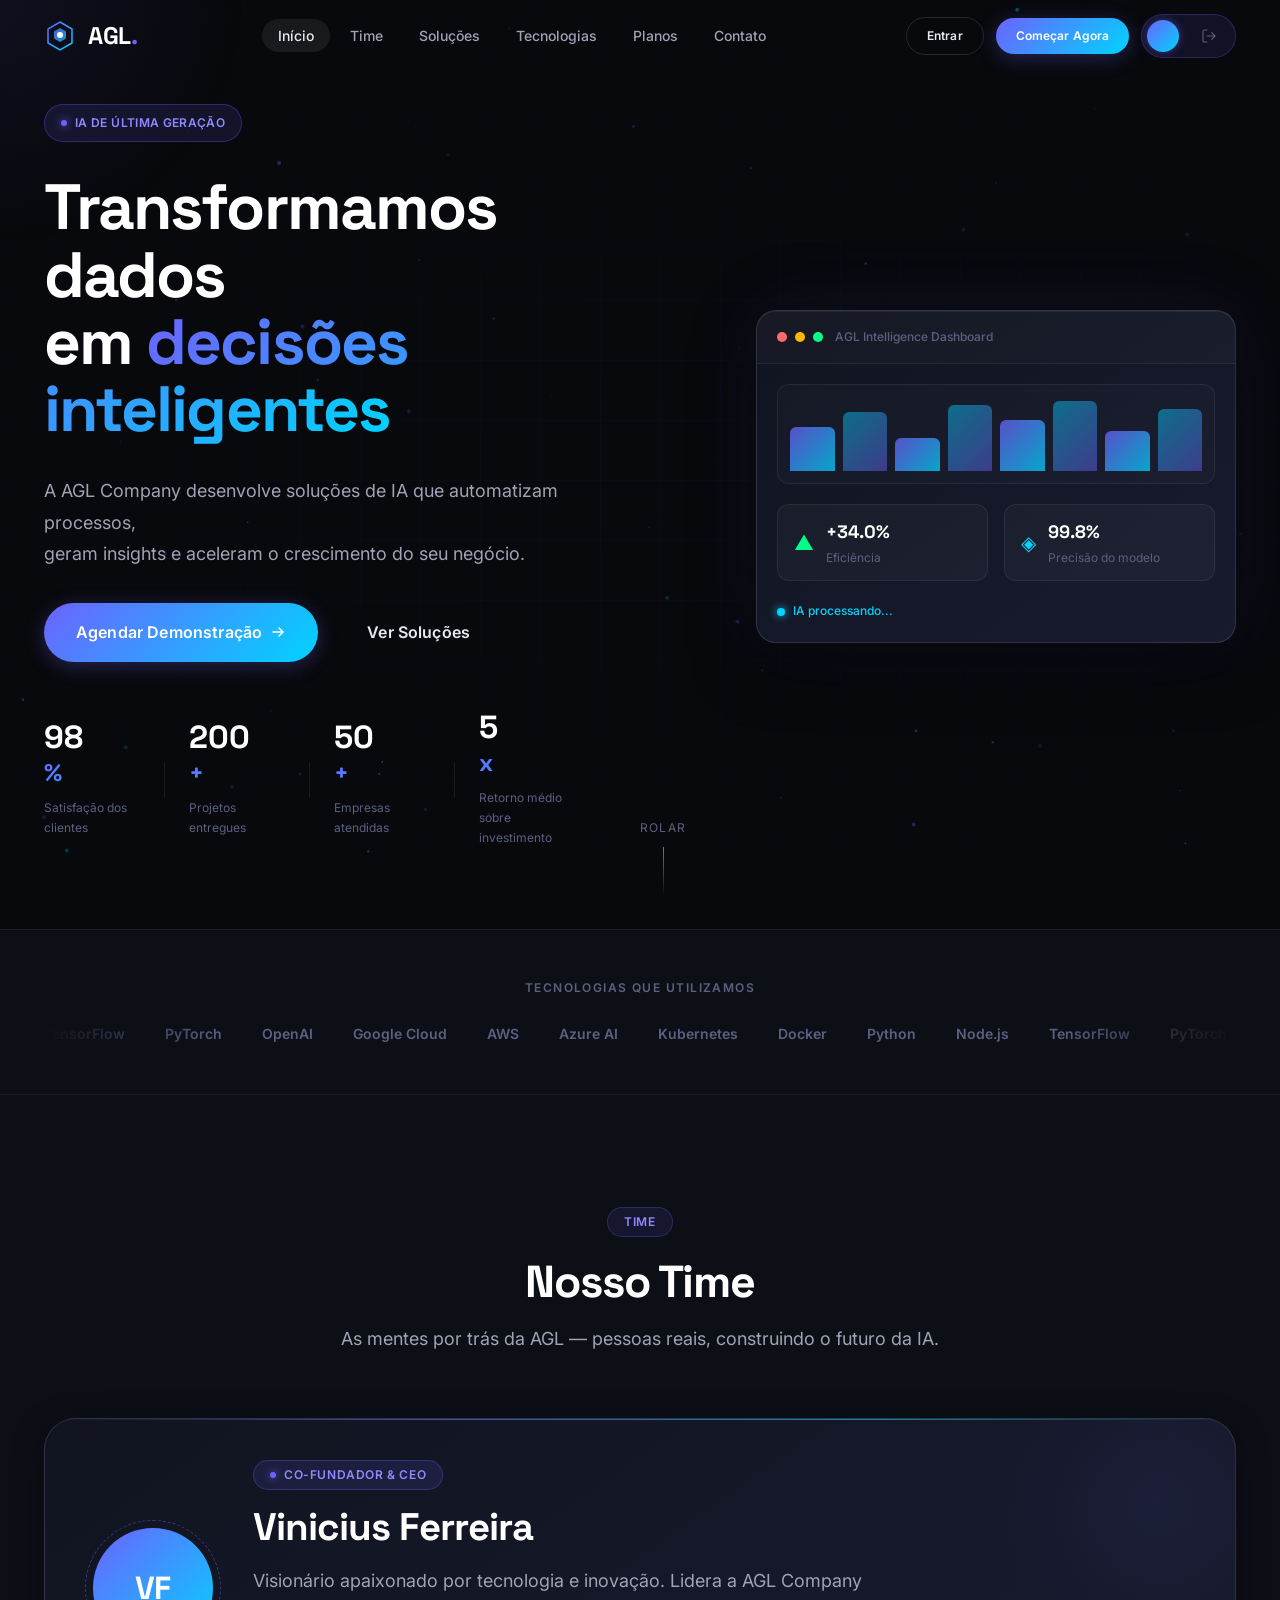
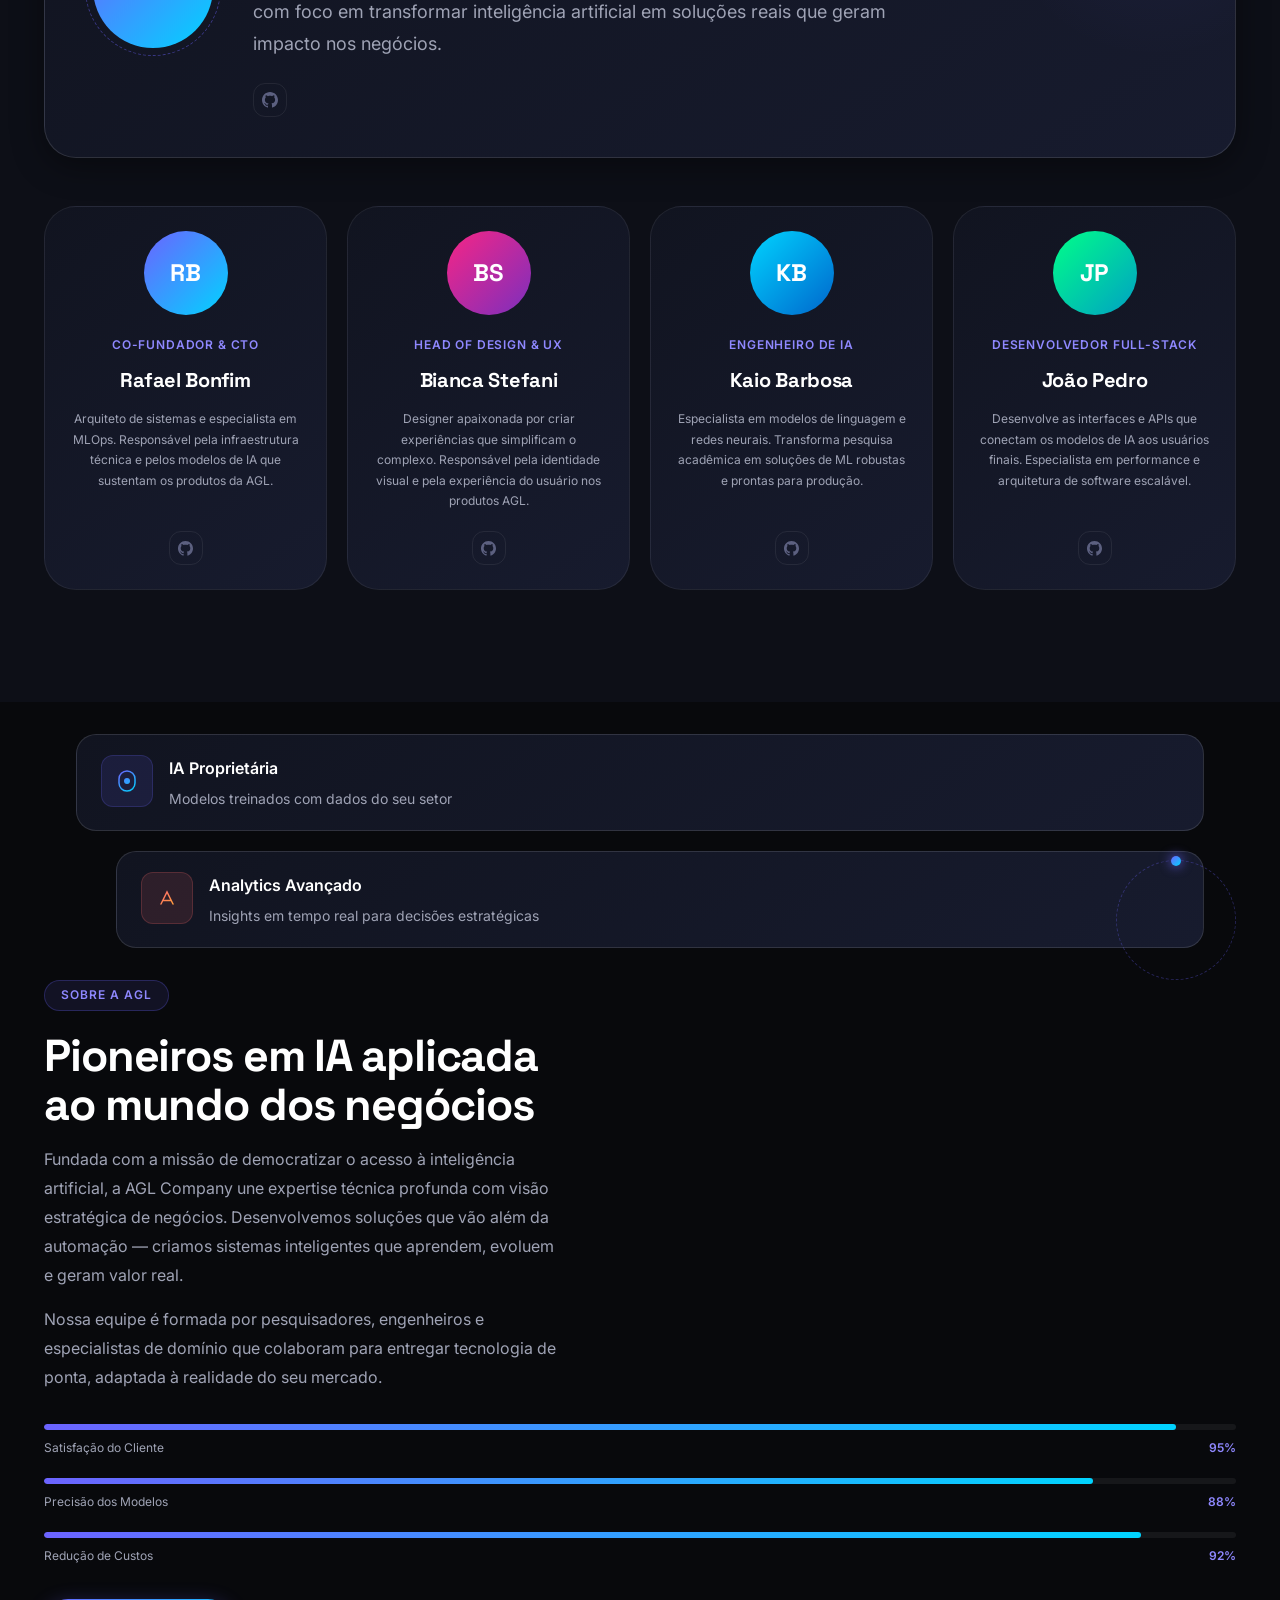
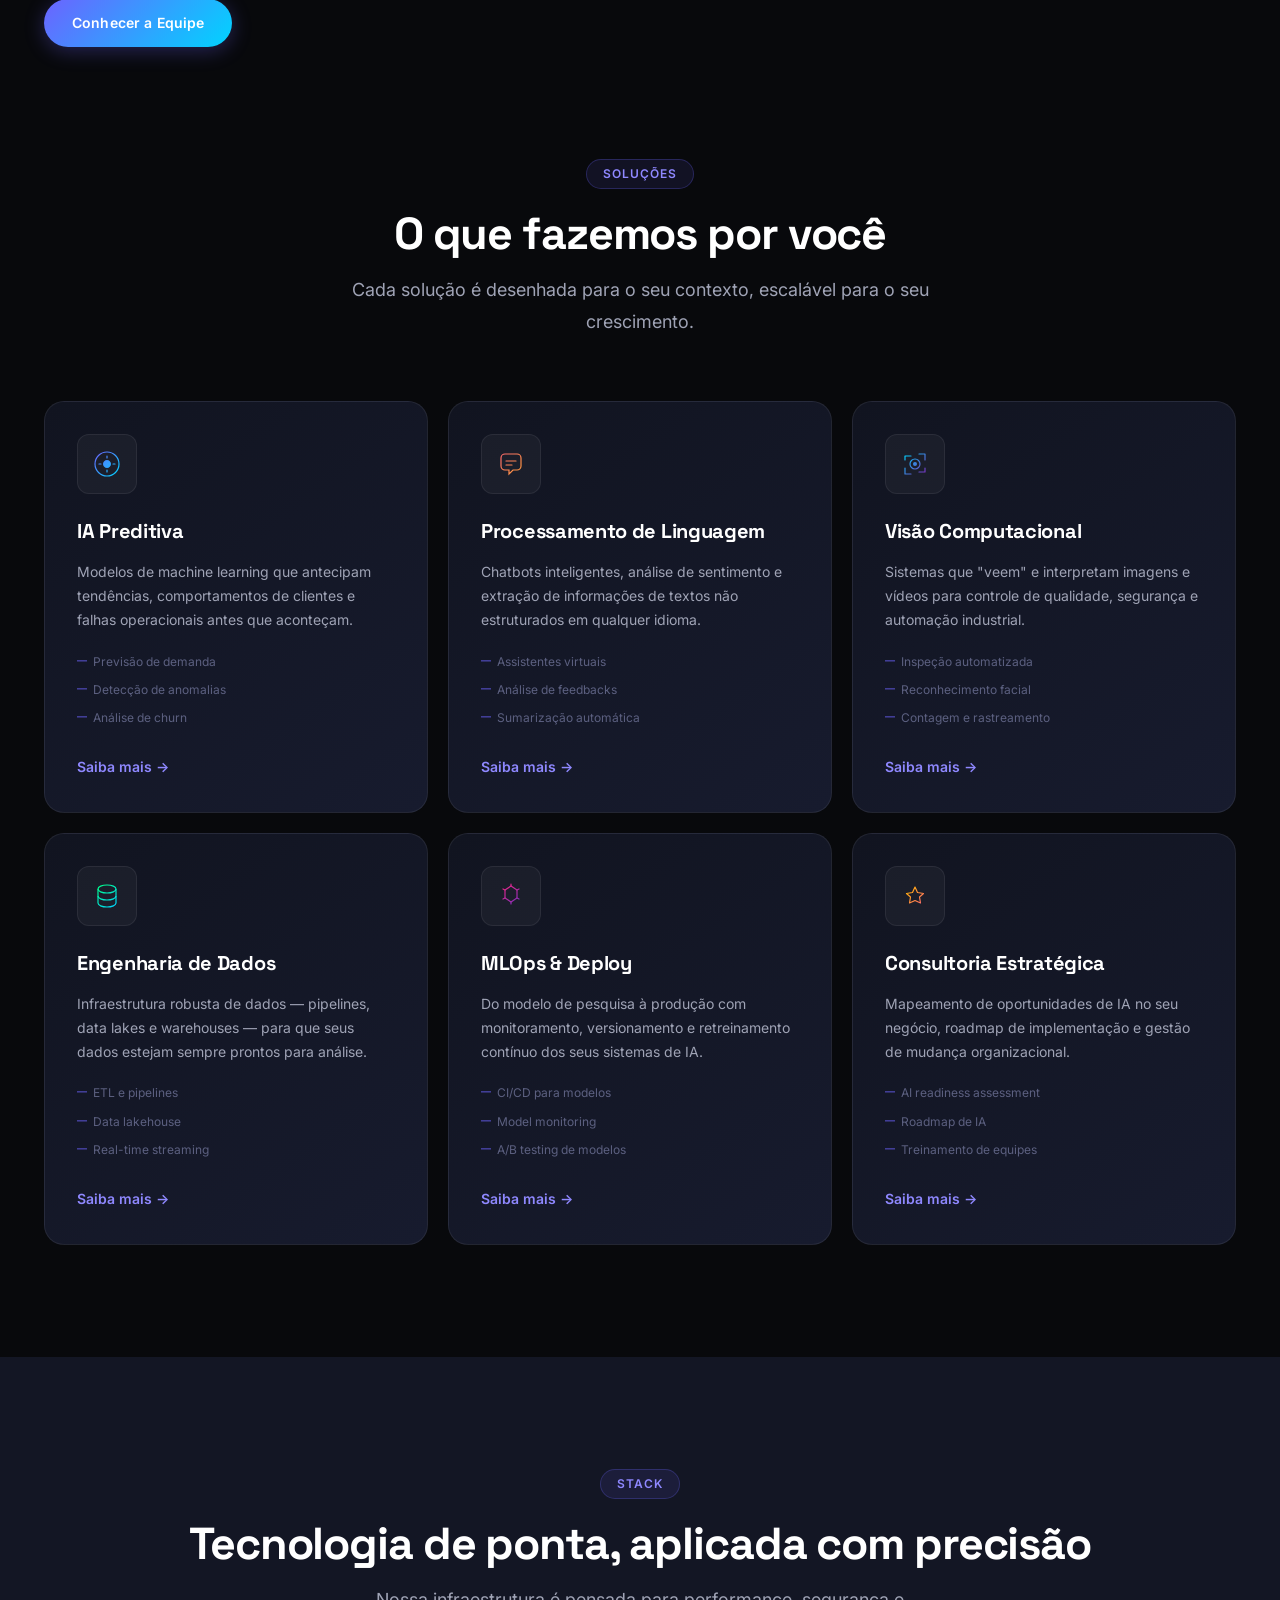
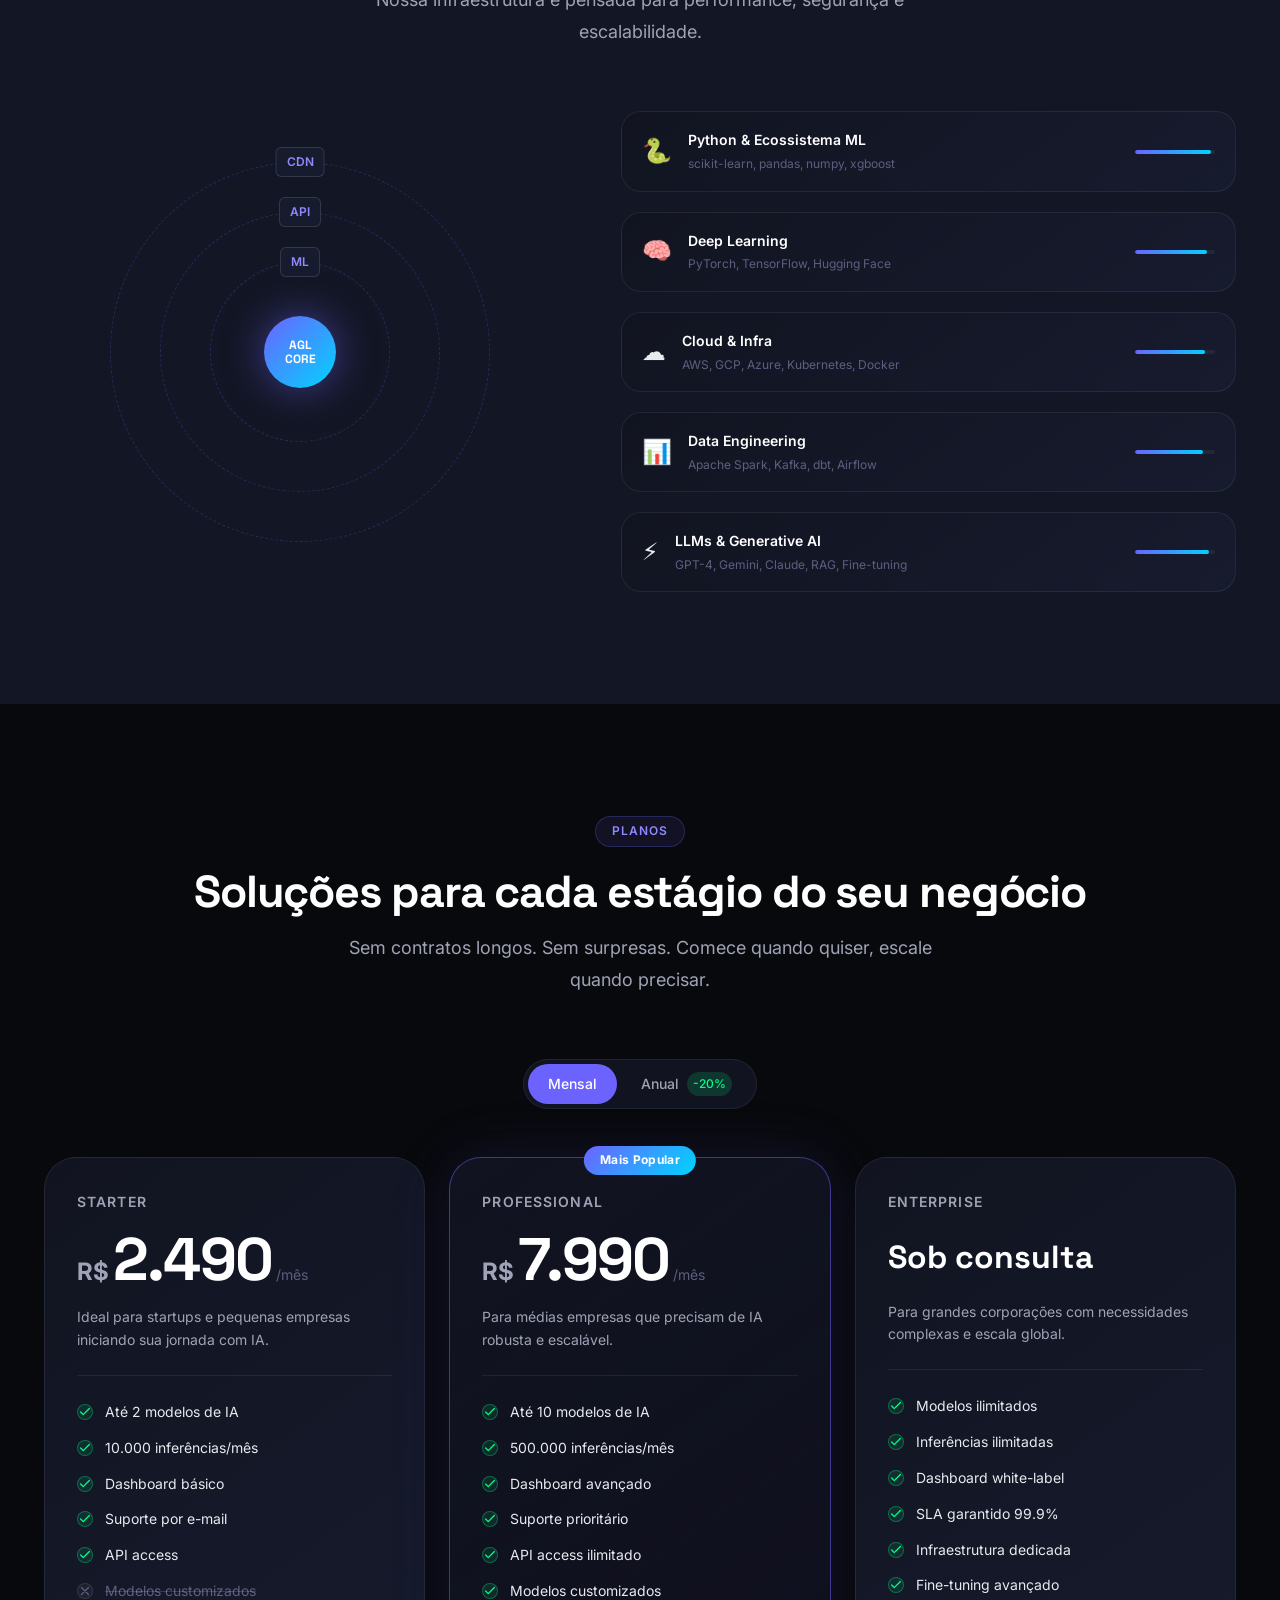
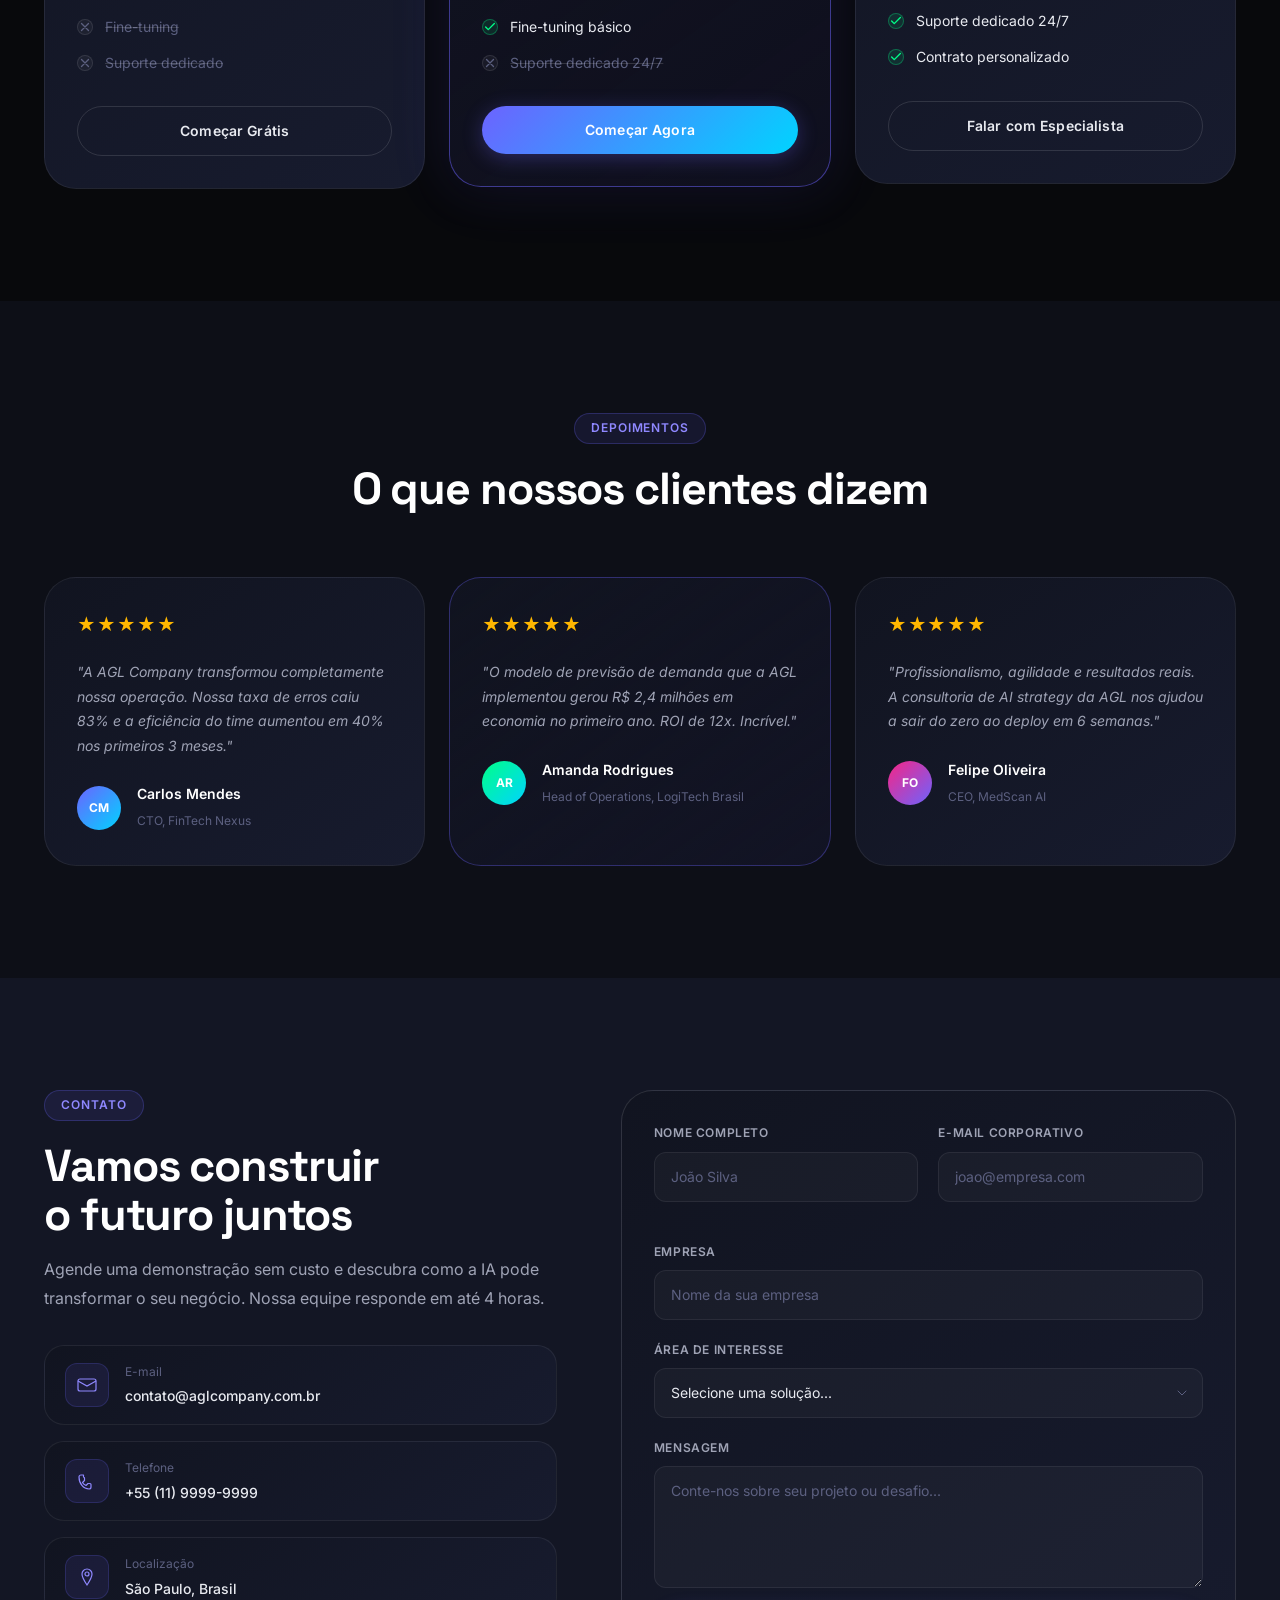
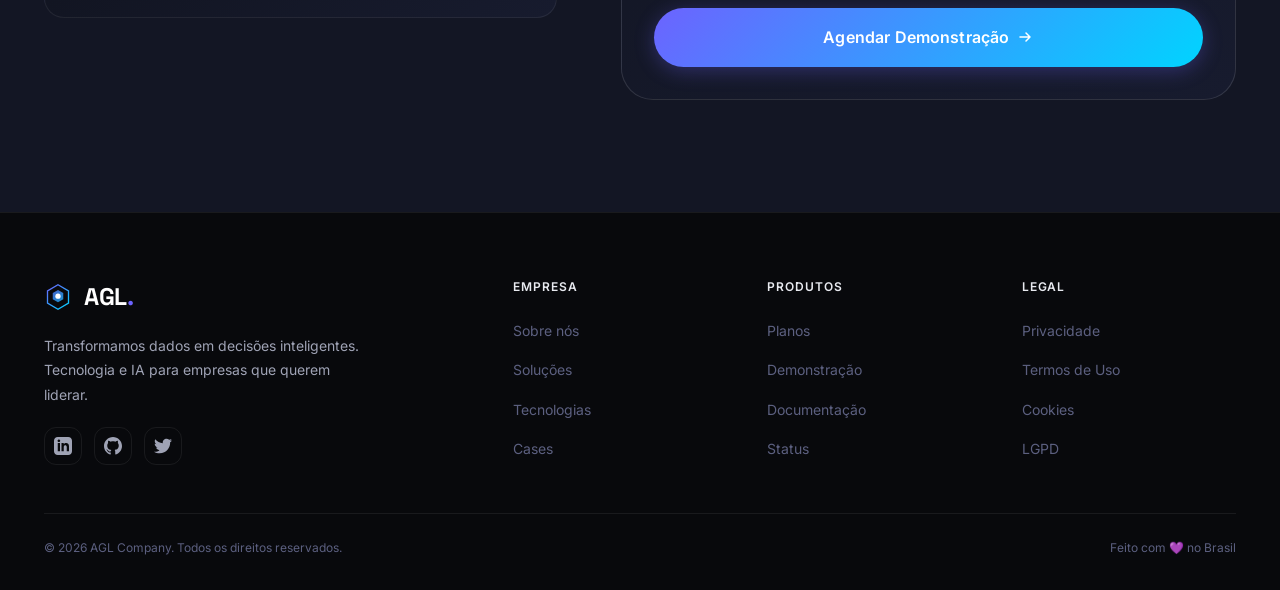
<file: index.html>
<!DOCTYPE html>
<html lang="pt-BR">

<head>
  <meta charset="UTF-8" />
  <meta name="viewport" content="width=device-width, initial-scale=1.0" />
  <meta name="description"
    content="AGL Company — Soluções em Tecnologia e Inteligência Artificial para empresas que querem liderar o futuro." />
  <meta name="keywords" content="AGL Company, inteligência artificial, tecnologia, IA, automação, software, inovação" />
  <meta property="og:title" content="AGL Company — Tecnologia & IA" />
  <meta property="og:description"
    content="Transformamos dados em decisões. Soluções de IA que impulsionam o seu negócio." />
  <meta property="og:type" content="website" />
  <title>AGL Company — Tecnologia &amp; Inteligência Artificial</title>

  <!-- Google Fonts -->
  <link rel="preconnect" href="https://fonts.googleapis.com" />
  <link rel="preconnect" href="https://fonts.gstatic.com" crossorigin />
  <link
    href="https://fonts.googleapis.com/css2?family=Inter:wght@300;400;500;600;700;800;900&family=Space+Grotesk:wght@400;500;600;700&display=swap"
    rel="stylesheet" />

  <!-- Stylesheet -->
  <link rel="stylesheet" href="styles.css" />
</head>

<body>

  <!-- ===================================================
       CURSOR GLOW (efeito interativo com mouse)
  =================================================== -->
  <div class="cursor-glow" id="cursorGlow" aria-hidden="true"></div>

  <!-- ===================================================
       CANVAS DE PARTÍCULAS (fundo animado)
  =================================================== -->
  <canvas id="particleCanvas" aria-hidden="true"></canvas>

  <!-- ===================================================
       HEADER / NAVEGAÇÃO
  =================================================== -->
  <header class="header" id="header">
    <nav class="nav container">
      <!-- ===== LOGO AQUI ===== -->
      <a href="#home" class="nav__logo" id="navLogo" aria-label="AGL Company - Ir para o início">
        <span class="logo__icon" aria-hidden="true">
          <svg width="32" height="32" viewBox="0 0 32 32" fill="none" xmlns="http://www.w3.org/2000/svg">
            <path d="M16 2L28 9V23L16 30L4 23V9L16 2Z" stroke="url(#logoGrad)" stroke-width="1.5" fill="none" />
            <path d="M16 8L22 11.5V18.5L16 22L10 18.5V11.5L16 8Z" fill="url(#logoGrad)" opacity="0.8" />
            <circle cx="16" cy="15" r="3" fill="#fff" />
            <defs>
              <linearGradient id="logoGrad" x1="4" y1="2" x2="28" y2="30" gradientUnits="userSpaceOnUse">
                <stop offset="0%" stop-color="#6C63FF" />
                <stop offset="100%" stop-color="#00D4FF" />
              </linearGradient>
            </defs>
          </svg>
        </span>
        <span class="logo__text">AGL<span class="logo__dot">.</span></span>
      </a>

      <!-- Menu principal -->
      <ul class="nav__menu" id="navMenu" role="menubar">
        <li role="none"><a href="#home" class="nav__link active" role="menuitem" id="navHome">Início</a></li>
        <li role="none"><a href="#about" class="nav__link" role="menuitem" id="navAbout">Time</a></li>
        <li role="none"><a href="#services" class="nav__link" role="menuitem" id="navServices">Soluções</a></li>
        <li role="none"><a href="#tech" class="nav__link" role="menuitem" id="navTech">Tecnologias</a></li>
        <li role="none"><a href="#plans" class="nav__link" role="menuitem" id="navPlans">Planos</a></li>
        <li role="none"><a href="#contact" class="nav__link" role="menuitem" id="navContact">Contato</a></li>
      </ul>

      <!-- Ações do header -->
      <div class="nav__actions">
        <!-- Botões pré-login -->
        <div class="nav__auth-btns" id="navAuthBtns">
          <button class="btn btn--outline btn--sm" id="btnLoginOpen" aria-label="Acessar área do cliente">
            Entrar
          </button>
          <button class="btn btn--primary btn--sm" id="navCTA">
            Começar Agora
          </button>
        </div>

        <!-- Usuário logado (oculto até o login) -->
        <div class="nav__user" id="navUser" hidden>
          <div class="nav__user-avatar" id="navUserAvatar" aria-hidden="true"></div>
          <span class="nav__user-name" id="navUserName"></span>
          <button class="nav__user-logout" id="navLogout" aria-label="Sair da conta" title="Sair">
            <svg width="16" height="16" viewBox="0 0 24 24" fill="none" aria-hidden="true">
              <path d="M9 21H5a2 2 0 0 1-2-2V5a2 2 0 0 1 2-2h4" stroke="currentColor" stroke-width="1.6"
                stroke-linecap="round" stroke-linejoin="round" />
              <polyline points="16 17 21 12 16 7" stroke="currentColor" stroke-width="1.6" stroke-linecap="round"
                stroke-linejoin="round" />
              <line x1="21" y1="12" x2="9" y2="12" stroke="currentColor" stroke-width="1.6" stroke-linecap="round"
                stroke-linejoin="round" />
            </svg>
          </button>
        </div>

        <!-- Hamburguer para mobile -->
        <button class="nav__toggle" id="navToggle" aria-label="Abrir menu" aria-expanded="false"
          aria-controls="navMenu">
          <span class="nav__toggle-bar"></span>
          <span class="nav__toggle-bar"></span>
          <span class="nav__toggle-bar"></span>
        </button>
      </div>
    </nav>
  </header>

  <!-- ===================================================
       SEÇÃO HERO
  =================================================== -->
  <section class="hero" id="home" aria-label="Apresentação principal">
    <div class="hero__grid-lines" aria-hidden="true"></div>

    <div class="container hero__container">
      <!-- Badge de destaque -->
      <div class="hero__badge reveal-up" data-delay="0">
        <span class="badge__dot" aria-hidden="true"></span>
        IA de última geração
      </div>

      <!-- Título principal -->
      <h1 class="hero__title reveal-up" data-delay="100">
        Transformamos dados<br />
        em <span class="text--gradient">decisões inteligentes</span>
      </h1>

      <!-- Subtítulo -->
      <p class="hero__subtitle reveal-up" data-delay="200">
        A AGL Company desenvolve soluções de IA que automatizam processos,<br />
        geram insights e aceleram o crescimento do seu negócio.
      </p>

      <!-- CTAs -->
      <div class="hero__actions reveal-up" data-delay="300">
        <a href="#contact" class="btn btn--primary btn--lg" id="heroCtaPrimary">
          <span>Agendar Demonstração</span>
          <svg class="btn__icon" width="16" height="16" viewBox="0 0 16 16" fill="none" aria-hidden="true">
            <path d="M3 8H13M13 8L9 4M13 8L9 12" stroke="currentColor" stroke-width="1.5" stroke-linecap="round"
              stroke-linejoin="round" />
          </svg>
        </a>
        <a href="#services" class="btn btn--ghost btn--lg" id="heroCtaSecondary">
          Ver Soluções
        </a>
      </div>

      <!-- Métricas -->
      <div class="hero__stats reveal-up" data-delay="400">
        <div class="stat">
          <span class="stat__number" data-count="98">0</span><span class="stat__symbol">%</span>
          <span class="stat__label">Satisfação dos clientes</span>
        </div>
        <div class="stat__divider" aria-hidden="true"></div>
        <div class="stat">
          <span class="stat__number" data-count="200">0</span><span class="stat__symbol">+</span>
          <span class="stat__label">Projetos entregues</span>
        </div>
        <div class="stat__divider" aria-hidden="true"></div>
        <div class="stat">
          <span class="stat__number" data-count="50">0</span><span class="stat__symbol">+</span>
          <span class="stat__label">Empresas atendidas</span>
        </div>
        <div class="stat__divider" aria-hidden="true"></div>
        <div class="stat">
          <span class="stat__number" data-count="5">0</span><span class="stat__symbol">x</span>
          <span class="stat__label">Retorno médio sobre investimento</span>
        </div>
      </div>

      <!-- ===== IMAGEM HERO (SUBSTITUIR AQUI) ===== -->
      <!-- Substituir o bloco abaixo por uma imagem real: <img src="assets/hero-image.webp" alt="Painel de IA da AGL Company" class="hero__image"> -->
      <div class="hero__visual reveal-up" data-delay="250" aria-hidden="true">
        <div class="hero__mockup">
          <div class="mockup__header">
            <div class="mockup__dots">
              <span></span><span></span><span></span>
            </div>
            <span class="mockup__title">AGL Intelligence Dashboard</span>
          </div>
          <div class="mockup__body">
            <div class="mockup__chart">
              <div class="chart__bar" style="--h:60%"></div>
              <div class="chart__bar" style="--h:80%"></div>
              <div class="chart__bar" style="--h:45%"></div>
              <div class="chart__bar" style="--h:90%"></div>
              <div class="chart__bar" style="--h:70%"></div>
              <div class="chart__bar" style="--h:95%"></div>
              <div class="chart__bar" style="--h:55%"></div>
              <div class="chart__bar" style="--h:85%"></div>
            </div>
            <div class="mockup__metrics">
              <div class="metric">
                <div class="metric__icon metric__icon--green" aria-hidden="true">▲</div>
                <div>
                  <p class="metric__value">+34.2%</p>
                  <p class="metric__label">Eficiência</p>
                </div>
              </div>
              <div class="metric">
                <div class="metric__icon metric__icon--blue" aria-hidden="true">◈</div>
                <div>
                  <p class="metric__value">99.8%</p>
                  <p class="metric__label">Precisão do modelo</p>
                </div>
              </div>
            </div>
            <div class="mockup__ai-badge">
              <span class="ai-badge__pulse" aria-hidden="true"></span>
              IA processando...
            </div>
          </div>
        </div>
      </div>
      <!-- ===== FIM IMAGEM HERO ===== -->
    </div>

    <!-- Scroll indicator -->
    <div class="hero__scroll-hint" aria-hidden="true">
      <span>Rolar</span>
      <div class="scroll-hint__line"></div>
    </div>
  </section>

  <!-- ===================================================
       FAIXA DE LOGOS / PARCEIROS
  =================================================== -->
  <section class="partners" aria-label="Tecnologias e parceiros">
    <div class="container">
      <p class="partners__label">Tecnologias que utilizamos</p>
      <div class="partners__track" aria-hidden="true">
        <div class="partners__inner">
          <span class="partner-item">TensorFlow</span>
          <span class="partner-item">PyTorch</span>
          <span class="partner-item">OpenAI</span>
          <span class="partner-item">Google Cloud</span>
          <span class="partner-item">AWS</span>
          <span class="partner-item">Azure AI</span>
          <span class="partner-item">Kubernetes</span>
          <span class="partner-item">Docker</span>
          <span class="partner-item">Python</span>
          <span class="partner-item">Node.js</span>
          <!-- Duplicate for seamless loop -->
          <span class="partner-item" aria-hidden="true">TensorFlow</span>
          <span class="partner-item" aria-hidden="true">PyTorch</span>
          <span class="partner-item" aria-hidden="true">OpenAI</span>
          <span class="partner-item" aria-hidden="true">Google Cloud</span>
          <span class="partner-item" aria-hidden="true">AWS</span>
          <span class="partner-item" aria-hidden="true">Azure AI</span>
          <span class="partner-item" aria-hidden="true">Kubernetes</span>
          <span class="partner-item" aria-hidden="true">Docker</span>
          <span class="partner-item" aria-hidden="true">Python</span>
          <span class="partner-item" aria-hidden="true">Node.js</span>
        </div>
      </div>
    </div>
  </section>

  <!-- ===================================================
       SEÇÃO TIME / EQUIPE
  =================================================== -->
  <section class="section team" id="about" aria-label="Time da AGL Company">
    <div class="container">

      <!-- Cabeçalho -->
      <div class="section__header reveal-up">
        <div class="section__tag">Time</div>
        <h2 class="section__title">Nosso Time</h2>
        <p class="section__subtitle">As mentes por trás da AGL — pessoas reais, construindo o futuro da IA.</p>
      </div>

      <!-- ── Membro destaque (Fundador) ────────────────── -->
      <div class="team__founder reveal-up" data-delay="100">

        <!-- ===== FOTO DO MEMBRO: SUBSTITUIR AQUI ===== -->
        <!-- Substituir o bloco .team-avatar abaixo por:
             <img src="assets/team/vinicius.jpg" alt="Vinicius Ferreira" class="team__founder-img"> -->
        <div class="team-avatar team-avatar--founder" aria-hidden="true">
          <span>VF</span>
          <div class="team-avatar__ring" aria-hidden="true"></div>
        </div>
        <!-- ===== FIM FOTO VINICIUS ===== -->

        <div class="team__founder-info">
          <div class="team__founder-badge">
            <span class="badge__dot" aria-hidden="true"></span>
            Co-fundador &amp; CEO
          </div>
          <h3 class="team__founder-name">Vinicius Ferreira</h3>
          <!-- Descrição editável — altere o texto abaixo -->
          <p class="team__founder-desc">
            Visionário apaixonado por tecnologia e inovação. Lidera a AGL Company com foco em
            transformar inteligência artificial em soluções reais que geram impacto nos negócios.
          </p>
          <div class="team__founder-links">
            <a href="https://github.com/VotioYou" class="team-social" target="_blank" rel="noopener noreferrer"
              aria-label="GitHub de Vinicius Ferreira">
              <svg width="16" height="16" viewBox="0 0 24 24" fill="currentColor" aria-hidden="true">
                <path
                  d="M12 0c-6.626 0-12 5.373-12 12 0 5.302 3.438 9.8 8.207 11.387.599.111.793-.261.793-.577v-2.234c-3.338.726-4.033-1.416-4.033-1.416-.546-1.387-1.333-1.756-1.333-1.756-1.089-.745.083-.729.083-.729 1.205.084 1.839 1.237 1.839 1.237 1.07 1.834 2.807 1.304 3.492.997.107-.775.418-1.305.762-1.604-2.665-.305-5.467-1.334-5.467-5.931 0-1.311.469-2.381 1.236-3.221-.124-.303-.535-1.524.117-3.176 0 0 1.008-.322 3.301 1.23.957-.266 1.983-.399 3.003-.404 1.02.005 2.047.138 3.006.404 2.291-1.552 3.297-1.23 3.297-1.23.653 1.653.242 2.874.118 3.176.77.84 1.235 1.911 1.235 3.221 0 4.609-2.807 5.624-5.479 5.921.43.372.823 1.102.823 2.222v3.293c0 .319.192.694.801.576 4.765-1.589 8.199-6.086 8.199-11.386 0-6.627-5.373-12-12-12z" />
              </svg>
            </a>
          </div>
        </div>

      </div>

      <!-- ── Grid de membros ─────────────────────────── -->
      <div class="team__grid">

        <!-- ─── Rafael Bonfim ─── -->
        <article class="team-card reveal-up" data-delay="0" id="memberRafael">
          <div class="team-card__photo-wrapper">
            <!-- ===== FOTO DO MEMBRO: SUBSTITUIR AQUI ===== -->
            <!-- Substituir por: <img src="assets/team/rafael.jpg" alt="Rafael Bonfim" class="team-card__photo"> -->
            <div class="team-avatar" aria-hidden="true"><span>RB</span></div>
            <!-- ===== FIM FOTO RAFAEL ===== -->
            <div class="team-card__photo-glow" aria-hidden="true"></div>
          </div>
          <div class="team-card__body">
            <!-- Cargo editável -->
            <span class="team-card__role">Co-fundador &amp; CTO</span>
            <!-- Nome editável -->
            <h3 class="team-card__name">Rafael Bonfim</h3>
            <!-- Descrição editável — altere o texto abaixo -->
            <p class="team-card__desc">
              Arquiteto de sistemas e especialista em MLOps. Responsável pela infraestrutura técnica
              e pelos modelos de IA que sustentam os produtos da AGL.
            </p>
            <div class="team-card__links">
              <a href="https://github.com/bonfim157" class="team-social" target="_blank" rel="noopener noreferrer"
                aria-label="GitHub de Rafael Bonfim">
                <svg width="15" height="15" viewBox="0 0 24 24" fill="currentColor" aria-hidden="true">
                  <path
                    d="M12 0c-6.626 0-12 5.373-12 12 0 5.302 3.438 9.8 8.207 11.387.599.111.793-.261.793-.577v-2.234c-3.338.726-4.033-1.416-4.033-1.416-.546-1.387-1.333-1.756-1.333-1.756-1.089-.745.083-.729.083-.729 1.205.084 1.839 1.237 1.839 1.237 1.07 1.834 2.807 1.304 3.492.997.107-.775.418-1.305.762-1.604-2.665-.305-5.467-1.334-5.467-5.931 0-1.311.469-2.381 1.236-3.221-.124-.303-.535-1.524.117-3.176 0 0 1.008-.322 3.301 1.23.957-.266 1.983-.399 3.003-.404 1.02.005 2.047.138 3.006.404 2.291-1.552 3.297-1.23 3.297-1.23.653 1.653.242 2.874.118 3.176.77.84 1.235 1.911 1.235 3.221 0 4.609-2.807 5.624-5.479 5.921.43.372.823 1.102.823 2.222v3.293c0 .319.192.694.801.576 4.765-1.589 8.199-6.086 8.199-11.386 0-6.627-5.373-12-12-12z" />
                </svg>
              </a>
            </div>
          </div>
        </article>

        <!-- ─── Bianca Stefani ─── -->
        <article class="team-card reveal-up" data-delay="100" id="memberBianca">
          <div class="team-card__photo-wrapper">
            <!-- ===== FOTO DO MEMBRO: SUBSTITUIR AQUI ===== -->
            <!-- Substituir por: <img src="assets/team/bianca.jpg" alt="Bianca Stefani" class="team-card__photo"> -->
            <div class="team-avatar team-avatar--pink" aria-hidden="true"><span>BS</span></div>
            <!-- ===== FIM FOTO BIANCA ===== -->
            <div class="team-card__photo-glow team-card__photo-glow--pink" aria-hidden="true"></div>
          </div>
          <div class="team-card__body">
            <!-- Cargo editável -->
            <span class="team-card__role">Head of Design &amp; UX</span>
            <!-- Nome editável -->
            <h3 class="team-card__name">Bianca Stefani</h3>
            <!-- Descrição editável — altere o texto abaixo -->
            <p class="team-card__desc">
              Designer apaixonada por criar experiências que simplificam o complexo.
              Responsável pela identidade visual e pela experiência do usuário nos produtos AGL.
            </p>
            <div class="team-card__links">
              <a href="https://github.com/BiahBianca" class="team-social" target="_blank" rel="noopener noreferrer"
                aria-label="GitHub de Bianca Stefani">
                <svg width="15" height="15" viewBox="0 0 24 24" fill="currentColor" aria-hidden="true">
                  <path
                    d="M12 0c-6.626 0-12 5.373-12 12 0 5.302 3.438 9.8 8.207 11.387.599.111.793-.261.793-.577v-2.234c-3.338.726-4.033-1.416-4.033-1.416-.546-1.387-1.333-1.756-1.333-1.756-1.089-.745.083-.729.083-.729 1.205.084 1.839 1.237 1.839 1.237 1.07 1.834 2.807 1.304 3.492.997.107-.775.418-1.305.762-1.604-2.665-.305-5.467-1.334-5.467-5.931 0-1.311.469-2.381 1.236-3.221-.124-.303-.535-1.524.117-3.176 0 0 1.008-.322 3.301 1.23.957-.266 1.983-.399 3.003-.404 1.02.005 2.047.138 3.006.404 2.291-1.552 3.297-1.23 3.297-1.23.653 1.653.242 2.874.118 3.176.77.84 1.235 1.911 1.235 3.221 0 4.609-2.807 5.624-5.479 5.921.43.372.823 1.102.823 2.222v3.293c0 .319.192.694.801.576 4.765-1.589 8.199-6.086 8.199-11.386 0-6.627-5.373-12-12-12z" />
                </svg>
              </a>
            </div>
          </div>
        </article>

        <!-- ─── Kaio Barbosa ─── -->
        <article class="team-card reveal-up" data-delay="200" id="memberKaio">
          <div class="team-card__photo-wrapper">
            <!-- ===== FOTO DO MEMBRO: SUBSTITUIR AQUI ===== -->
            <!-- Substituir por: <img src="assets/team/kaio.jpg" alt="Kaio Barbosa" class="team-card__photo"> -->
            <div class="team-avatar team-avatar--cyan" aria-hidden="true"><span>KB</span></div>
            <!-- ===== FIM FOTO KAIO ===== -->
            <div class="team-card__photo-glow team-card__photo-glow--cyan" aria-hidden="true"></div>
          </div>
          <div class="team-card__body">
            <!-- Cargo editável -->
            <span class="team-card__role">Engenheiro de IA</span>
            <!-- Nome editável -->
            <h3 class="team-card__name">Kaio Barbosa</h3>
            <!-- Descrição editável — altere o texto abaixo -->
            <p class="team-card__desc">
              Especialista em modelos de linguagem e redes neurais. Transforma
              pesquisa acadêmica em soluções de ML robustas e prontas para produção.
            </p>
            <div class="team-card__links">
              <a href="https://github.com/KaioBarbosa030" class="team-social" target="_blank" rel="noopener noreferrer"
                aria-label="GitHub de Kaio Barbosa">
                <svg width="15" height="15" viewBox="0 0 24 24" fill="currentColor" aria-hidden="true">
                  <path
                    d="M12 0c-6.626 0-12 5.373-12 12 0 5.302 3.438 9.8 8.207 11.387.599.111.793-.261.793-.577v-2.234c-3.338.726-4.033-1.416-4.033-1.416-.546-1.387-1.333-1.756-1.333-1.756-1.089-.745.083-.729.083-.729 1.205.084 1.839 1.237 1.839 1.237 1.07 1.834 2.807 1.304 3.492.997.107-.775.418-1.305.762-1.604-2.665-.305-5.467-1.334-5.467-5.931 0-1.311.469-2.381 1.236-3.221-.124-.303-.535-1.524.117-3.176 0 0 1.008-.322 3.301 1.23.957-.266 1.983-.399 3.003-.404 1.02.005 2.047.138 3.006.404 2.291-1.552 3.297-1.23 3.297-1.23.653 1.653.242 2.874.118 3.176.77.84 1.235 1.911 1.235 3.221 0 4.609-2.807 5.624-5.479 5.921.43.372.823 1.102.823 2.222v3.293c0 .319.192.694.801.576 4.765-1.589 8.199-6.086 8.199-11.386 0-6.627-5.373-12-12-12z" />
                </svg>
              </a>
            </div>
          </div>
        </article>

        <!-- ─── João Pedro ─── -->
        <article class="team-card reveal-up" data-delay="300" id="memberJoao">
          <div class="team-card__photo-wrapper">
            <!-- ===== FOTO DO MEMBRO: SUBSTITUIR AQUI ===== -->
            <!-- Substituir por: <img src="assets/team/joao.jpg" alt="João Pedro" class="team-card__photo"> -->
            <div class="team-avatar team-avatar--green" aria-hidden="true"><span>JP</span></div>
            <!-- ===== FIM FOTO JOÃO ===== -->
            <div class="team-card__photo-glow team-card__photo-glow--green" aria-hidden="true"></div>
          </div>
          <div class="team-card__body">
            <!-- Cargo editável -->
            <span class="team-card__role">Desenvolvedor Full-Stack</span>
            <!-- Nome editável -->
            <h3 class="team-card__name">João Pedro</h3>
            <!-- Descrição editável — altere o texto abaixo -->
            <p class="team-card__desc">
              Desenvolve as interfaces e APIs que conectam os modelos de IA aos
              usuários finais. Especialista em performance e arquitetura de software escalável.
            </p>
            <div class="team-card__links">
              <a href="https://github.com/mikazin1" class="team-social" target="_blank" rel="noopener noreferrer"
                aria-label="GitHub de João Pedro">
                <svg width="15" height="15" viewBox="0 0 24 24" fill="currentColor" aria-hidden="true">
                  <path
                    d="M12 0c-6.626 0-12 5.373-12 12 0 5.302 3.438 9.8 8.207 11.387.599.111.793-.261.793-.577v-2.234c-3.338.726-4.033-1.416-4.033-1.416-.546-1.387-1.333-1.756-1.333-1.756-1.089-.745.083-.729.083-.729 1.205.084 1.839 1.237 1.839 1.237 1.07 1.834 2.807 1.304 3.492.997.107-.775.418-1.305.762-1.604-2.665-.305-5.467-1.334-5.467-5.931 0-1.311.469-2.381 1.236-3.221-.124-.303-.535-1.524.117-3.176 0 0 1.008-.322 3.301 1.23.957-.266 1.983-.399 3.003-.404 1.02.005 2.047.138 3.006.404 2.291-1.552 3.297-1.23 3.297-1.23.653 1.653.242 2.874.118 3.176.77.84 1.235 1.911 1.235 3.221 0 4.609-2.807 5.624-5.479 5.921.43.372.823 1.102.823 2.222v3.293c0 .319.192.694.801.576 4.765-1.589 8.199-6.086 8.199-11.386 0-6.627-5.373-12-12-12z" />
                </svg>
              </a>
            </div>
          </div>
        </article>

      </div><!-- /.team__grid -->
    </div>
  </section>


  <div class="container">
    <div class="about__grid">
      <!-- Coluna visual -->
      <div class="about__visual reveal-left">
        <div class="about__card-wrapper">
          <div class="about__card">
            <div class="about__card-icon" aria-hidden="true">
              <svg width="28" height="28" viewBox="0 0 28 28" fill="none">
                <path
                  d="M14 4C18.4183 4 22 7.58172 22 12V16C22 20.4183 18.4183 24 14 24C9.58172 24 6 20.4183 6 16V12C6 7.58172 9.58172 4 14 4Z"
                  stroke="url(#g1)" stroke-width="1.5" />
                <circle cx="14" cy="14" r="3" fill="url(#g1)" />
                <defs>
                  <linearGradient id="g1" x1="6" y1="4" x2="22" y2="24" gradientUnits="userSpaceOnUse">
                    <stop stop-color="#6C63FF" />
                    <stop offset="1" stop-color="#00D4FF" />
                  </linearGradient>
                </defs>
              </svg>
            </div>
            <div>
              <h3>IA Proprietária</h3>
              <p>Modelos treinados com dados do seu setor</p>
            </div>
          </div>
          <div class="about__card about__card--offset">
            <div class="about__card-icon about__card-icon--alt" aria-hidden="true">
              <svg width="28" height="28" viewBox="0 0 28 28" fill="none">
                <path d="M8 20L14 8L20 20M10.5 16.5H17.5" stroke="url(#g2)" stroke-width="1.5" stroke-linecap="round" />
                <defs>
                  <linearGradient id="g2" x1="8" y1="8" x2="20" y2="20" gradientUnits="userSpaceOnUse">
                    <stop stop-color="#FF6B6B" />
                    <stop offset="1" stop-color="#FF9B3D" />
                  </linearGradient>
                </defs>
              </svg>
            </div>
            <div>
              <h3>Analytics Avançado</h3>
              <p>Insights em tempo real para decisões estratégicas</p>
            </div>
          </div>
          <!-- Orbiting element -->
          <div class="about__orbit" aria-hidden="true">
            <div class="orbit__ring">
              <div class="orbit__planet"></div>
            </div>
          </div>
        </div>
      </div>

      <!-- Coluna de texto -->
      <div class="about__content reveal-right">
        <div class="section__tag">Sobre a AGL</div>
        <h2 class="section__title">
          Pioneiros em IA aplicada<br />
          ao mundo dos negócios
        </h2>
        <p class="section__text">
          Fundada com a missão de democratizar o acesso à inteligência artificial, a
          AGL Company une expertise técnica profunda com visão estratégica de negócios.
          Desenvolvemos soluções que vão além da automação — criamos sistemas inteligentes
          que aprendem, evoluem e geram valor real.
        </p>
        <p class="section__text">
          Nossa equipe é formada por pesquisadores, engenheiros e especialistas de
          domínio que colaboram para entregar tecnologia de ponta, adaptada à
          realidade do seu mercado.
        </p>

        <!-- Indicadores -->
        <div class="about__indicators">
          <div class="indicator">
            <div class="indicator__bar">
              <div class="indicator__fill" style="--w: 95%;" data-label="Satisfação do Cliente"></div>
            </div>
            <div class="indicator__meta">
              <span>Satisfação do Cliente</span>
              <span>95%</span>
            </div>
          </div>
          <div class="indicator">
            <div class="indicator__bar">
              <div class="indicator__fill" style="--w: 88%;" data-label="Precisão dos Modelos"></div>
            </div>
            <div class="indicator__meta">
              <span>Precisão dos Modelos</span>
              <span>88%</span>
            </div>
          </div>
          <div class="indicator">
            <div class="indicator__bar">
              <div class="indicator__fill" style="--w: 92%;" data-label="Redução de Custos Operacionais"></div>
            </div>
            <div class="indicator__meta">
              <span>Redução de Custos</span>
              <span>92%</span>
            </div>
          </div>
        </div>

        <a href="#contact" class="btn btn--primary" id="aboutCTA">Conhecer a Equipe</a>
      </div>
    </div>
  </div>
  </section>

  <!-- ===================================================
       SEÇÃO SOLUÇÕES / SERVIÇOS
  =================================================== -->
  <section class="section services" id="services" aria-label="Soluções da AGL Company">
    <div class="container">
      <div class="section__header reveal-up">
        <div class="section__tag">Soluções</div>
        <h2 class="section__title">O que fazemos por você</h2>
        <p class="section__subtitle">
          Cada solução é desenhada para o seu contexto, escalável para o seu crescimento.
        </p>
      </div>

      <div class="services__grid">
        <!-- Card 1 -->
        <article class="service-card reveal-up" data-delay="0" id="serviceAI">
          <div class="service-card__icon" aria-hidden="true">
            <svg width="36" height="36" viewBox="0 0 36 36" fill="none">
              <path
                d="M18 6C11.3726 6 6 11.3726 6 18C6 24.6274 11.3726 30 18 30C24.6274 30 30 24.6274 30 18C30 11.3726 24.6274 6 18 6Z"
                stroke="url(#s1)" stroke-width="1.2" />
              <path
                d="M14 18C14 15.7909 15.7909 14 18 14C20.2091 14 22 15.7909 22 18C22 20.2091 20.2091 22 18 22C15.7909 22 14 20.2091 14 18Z"
                fill="url(#s1)" />
              <path d="M18 10V12M18 24V26M10 18H12M24 18H26" stroke="url(#s1)" stroke-width="1.2"
                stroke-linecap="round" />
              <defs>
                <linearGradient id="s1" x1="6" y1="6" x2="30" y2="30" gradientUnits="userSpaceOnUse">
                  <stop stop-color="#6C63FF" />
                  <stop offset="1" stop-color="#00D4FF" />
                </linearGradient>
              </defs>
            </svg>
          </div>
          <h3 class="service-card__title">IA Preditiva</h3>
          <p class="service-card__text">
            Modelos de machine learning que antecipam tendências, comportamentos de clientes
            e falhas operacionais antes que aconteçam.
          </p>
          <ul class="service-card__list">
            <li>Previsão de demanda</li>
            <li>Detecção de anomalias</li>
            <li>Análise de churn</li>
          </ul>
          <a href="#contact" class="service-card__cta" aria-label="Saiba mais sobre IA Preditiva">Saiba mais →</a>
          <div class="service-card__glow" aria-hidden="true"></div>
        </article>

        <!-- Card 2 -->
        <article class="service-card reveal-up" data-delay="100" id="serviceNLP">
          <div class="service-card__icon" aria-hidden="true">
            <svg width="36" height="36" viewBox="0 0 36 36" fill="none">
              <path
                d="M8 12C8 9.79086 9.79086 8 12 8H24C26.2091 8 28 9.79086 28 12V20C28 22.2091 26.2091 24 24 24H20L16 28V24H12C9.79086 24 8 22.2091 8 20V12Z"
                stroke="url(#s2)" stroke-width="1.2" />
              <path d="M13 15H23M13 19H19" stroke="url(#s2)" stroke-width="1.2" stroke-linecap="round" />
              <defs>
                <linearGradient id="s2" x1="8" y1="8" x2="28" y2="28" gradientUnits="userSpaceOnUse">
                  <stop stop-color="#FF6B6B" />
                  <stop offset="1" stop-color="#FF9B3D" />
                </linearGradient>
              </defs>
            </svg>
          </div>
          <h3 class="service-card__title">Processamento de Linguagem</h3>
          <p class="service-card__text">
            Chatbots inteligentes, análise de sentimento e extração de informações
            de textos não estruturados em qualquer idioma.
          </p>
          <ul class="service-card__list">
            <li>Assistentes virtuais</li>
            <li>Análise de feedbacks</li>
            <li>Sumarização automática</li>
          </ul>
          <a href="#contact" class="service-card__cta" aria-label="Saiba mais sobre NLP">Saiba mais →</a>
          <div class="service-card__glow service-card__glow--orange" aria-hidden="true"></div>
        </article>

        <!-- Card 3 -->
        <article class="service-card reveal-up" data-delay="200" id="serviceVision">
          <div class="service-card__icon" aria-hidden="true">
            <svg width="36" height="36" viewBox="0 0 36 36" fill="none">
              <path d="M8 14V10H14M22 8H28V14M28 22V26H22M14 28H8V22" stroke="url(#s3)" stroke-width="1.2"
                stroke-linecap="round" stroke-linejoin="round" />
              <circle cx="18" cy="18" r="5" stroke="url(#s3)" stroke-width="1.2" />
              <circle cx="18" cy="18" r="2" fill="url(#s3)" />
              <defs>
                <linearGradient id="s3" x1="8" y1="8" x2="28" y2="28" gradientUnits="userSpaceOnUse">
                  <stop stop-color="#00D4FF" />
                  <stop offset="1" stop-color="#7B2FBE" />
                </linearGradient>
              </defs>
            </svg>
          </div>
          <h3 class="service-card__title">Visão Computacional</h3>
          <p class="service-card__text">
            Sistemas que "veem" e interpretam imagens e vídeos para controle de qualidade,
            segurança e automação industrial.
          </p>
          <ul class="service-card__list">
            <li>Inspeção automatizada</li>
            <li>Reconhecimento facial</li>
            <li>Contagem e rastreamento</li>
          </ul>
          <a href="#contact" class="service-card__cta" aria-label="Saiba mais sobre Visão Computacional">Saiba mais
            →</a>
          <div class="service-card__glow service-card__glow--cyan" aria-hidden="true"></div>
        </article>

        <!-- Card 4 -->
        <article class="service-card reveal-up" data-delay="300" id="serviceData">
          <div class="service-card__icon" aria-hidden="true">
            <svg width="36" height="36" viewBox="0 0 36 36" fill="none">
              <ellipse cx="18" cy="11" rx="9" ry="4" stroke="url(#s4)" stroke-width="1.2" />
              <path d="M9 11V18C9 20.2091 13.0294 22 18 22C22.9706 22 27 20.2091 27 18V11" stroke="url(#s4)"
                stroke-width="1.2" />
              <path d="M9 18V25C9 27.2091 13.0294 29 18 29C22.9706 29 27 27.2091 27 25V18" stroke="url(#s4)"
                stroke-width="1.2" />
              <defs>
                <linearGradient id="s4" x1="9" y1="7" x2="27" y2="29" gradientUnits="userSpaceOnUse">
                  <stop stop-color="#00FF88" />
                  <stop offset="1" stop-color="#00D4FF" />
                </linearGradient>
              </defs>
            </svg>
          </div>
          <h3 class="service-card__title">Engenharia de Dados</h3>
          <p class="service-card__text">
            Infraestrutura robusta de dados — pipelines, data lakes e warehouses —
            para que seus dados estejam sempre prontos para análise.
          </p>
          <ul class="service-card__list">
            <li>ETL e pipelines</li>
            <li>Data lakehouse</li>
            <li>Real-time streaming</li>
          </ul>
          <a href="#contact" class="service-card__cta" aria-label="Saiba mais sobre Engenharia de Dados">Saiba mais
            →</a>
          <div class="service-card__glow service-card__glow--green" aria-hidden="true"></div>
        </article>

        <!-- Card 5 -->
        <article class="service-card reveal-up" data-delay="400" id="serviceMLOps">
          <div class="service-card__icon" aria-hidden="true">
            <svg width="36" height="36" viewBox="0 0 36 36" fill="none">
              <path d="M12 12L18 8L24 12V20L18 24L12 20V12Z" stroke="url(#s5)" stroke-width="1.2" />
              <path d="M18 8V6M18 24V26M12 12L10 11M24 12L26 11M12 20L10 21M24 20L26 21" stroke="url(#s5)"
                stroke-width="1.2" stroke-linecap="round" />
              <defs>
                <linearGradient id="s5" x1="10" y1="6" x2="26" y2="26" gradientUnits="userSpaceOnUse">
                  <stop stop-color="#F72585" />
                  <stop offset="1" stop-color="#7B2FBE" />
                </linearGradient>
              </defs>
            </svg>
          </div>
          <h3 class="service-card__title">MLOps & Deploy</h3>
          <p class="service-card__text">
            Do modelo de pesquisa à produção com monitoramento, versionamento e
            retreinamento contínuo dos seus sistemas de IA.
          </p>
          <ul class="service-card__list">
            <li>CI/CD para modelos</li>
            <li>Model monitoring</li>
            <li>A/B testing de modelos</li>
          </ul>
          <a href="#contact" class="service-card__cta" aria-label="Saiba mais sobre MLOps">Saiba mais →</a>
          <div class="service-card__glow service-card__glow--pink" aria-hidden="true"></div>
        </article>

        <!-- Card 6 -->
        <article class="service-card reveal-up" data-delay="500" id="serviceConsulting">
          <div class="service-card__icon" aria-hidden="true">
            <svg width="36" height="36" viewBox="0 0 36 36" fill="none">
              <path d="M18 9L20.5 14.5L26.5 15.5L22.5 19L23.5 25L18 22.5L12.5 25L13.5 19L9.5 15.5L15.5 14.5L18 9Z"
                stroke="url(#s6)" stroke-width="1.2" stroke-linejoin="round" />
              <defs>
                <linearGradient id="s6" x1="9.5" y1="9" x2="26.5" y2="25" gradientUnits="userSpaceOnUse">
                  <stop stop-color="#FFB700" />
                  <stop offset="1" stop-color="#FF6B6B" />
                </linearGradient>
              </defs>
            </svg>
          </div>
          <h3 class="service-card__title">Consultoria Estratégica</h3>
          <p class="service-card__text">
            Mapeamento de oportunidades de IA no seu negócio, roadmap de implementação
            e gestão de mudança organizacional.
          </p>
          <ul class="service-card__list">
            <li>AI readiness assessment</li>
            <li>Roadmap de IA</li>
            <li>Treinamento de equipes</li>
          </ul>
          <a href="#contact" class="service-card__cta" aria-label="Saiba mais sobre Consultoria">Saiba mais →</a>
          <div class="service-card__glow service-card__glow--yellow" aria-hidden="true"></div>
        </article>
      </div>
    </div>
  </section>

  <!-- ===================================================
       SEÇÃO TECNOLOGIAS
  =================================================== -->
  <section class="section tech" id="tech" aria-label="Stack tecnológico">
    <div class="container">
      <div class="section__header reveal-up">
        <div class="section__tag">Stack</div>
        <h2 class="section__title">Tecnologia de ponta, aplicada com precisão</h2>
        <p class="section__subtitle">Nossa infraestrutura é pensada para performance, segurança e escalabilidade.</p>
      </div>

      <div class="tech__layout">
        <!-- Esquerda: diagrama -->
        <div class="tech__diagram reveal-left" aria-hidden="true">
          <div class="tech__core">
            <span>AGL</span>
            <span>CORE</span>
          </div>
          <div class="tech__layers">
            <div class="tech__layer" style="--r: 90px; --spd: 18s;">
              <div class="tech__node">ML</div>
            </div>
            <div class="tech__layer" style="--r: 140px; --spd: 28s; animation-direction: reverse;">
              <div class="tech__node">API</div>
            </div>
            <div class="tech__layer" style="--r: 190px; --spd: 35s;">
              <div class="tech__node">CDN</div>
            </div>
          </div>
        </div>

        <!-- Direita: lista de tecnologias -->
        <div class="tech__list reveal-right">
          <div class="tech-item" id="techPython">
            <div class="tech-item__icon" aria-hidden="true">🐍</div>
            <div class="tech-item__info">
              <h4>Python & Ecossistema ML</h4>
              <p>scikit-learn, pandas, numpy, xgboost</p>
            </div>
            <div class="tech-item__bar">
              <div class="tech-item__fill" style="--w:95%"></div>
            </div>
          </div>
          <div class="tech-item" id="techDeep">
            <div class="tech-item__icon" aria-hidden="true">🧠</div>
            <div class="tech-item__info">
              <h4>Deep Learning</h4>
              <p>PyTorch, TensorFlow, Hugging Face</p>
            </div>
            <div class="tech-item__bar">
              <div class="tech-item__fill" style="--w:90%"></div>
            </div>
          </div>
          <div class="tech-item" id="techCloud">
            <div class="tech-item__icon" aria-hidden="true">☁️</div>
            <div class="tech-item__info">
              <h4>Cloud & Infra</h4>
              <p>AWS, GCP, Azure, Kubernetes, Docker</p>
            </div>
            <div class="tech-item__bar">
              <div class="tech-item__fill" style="--w:88%"></div>
            </div>
          </div>
          <div class="tech-item" id="techData">
            <div class="tech-item__icon" aria-hidden="true">📊</div>
            <div class="tech-item__info">
              <h4>Data Engineering</h4>
              <p>Apache Spark, Kafka, dbt, Airflow</p>
            </div>
            <div class="tech-item__bar">
              <div class="tech-item__fill" style="--w:85%"></div>
            </div>
          </div>
          <div class="tech-item" id="techLLM">
            <div class="tech-item__icon" aria-hidden="true">⚡</div>
            <div class="tech-item__info">
              <h4>LLMs & Generative AI</h4>
              <p>GPT-4, Gemini, Claude, RAG, Fine-tuning</p>
            </div>
            <div class="tech-item__bar">
              <div class="tech-item__fill" style="--w:92%"></div>
            </div>
          </div>
        </div>
      </div>
    </div>
  </section>

  <!-- ===================================================
       SEÇÃO PLANOS
  =================================================== -->
  <section class="section plans" id="plans" aria-label="Planos da AGL Company">
    <div class="container">
      <div class="section__header reveal-up">
        <div class="section__tag">Planos</div>
        <h2 class="section__title">Soluções para cada estágio do seu negócio</h2>
        <p class="section__subtitle">Sem contratos longos. Sem surpresas. Comece quando quiser, escale quando precisar.
        </p>
      </div>

      <!-- Toggle anual/mensal -->
      <div class="plans__toggle reveal-up" role="group" aria-label="Escolher periodicidade">
        <button class="toggle__btn active" id="planMonthly" aria-pressed="true">Mensal</button>
        <button class="toggle__btn" id="planAnnual" aria-pressed="false">
          Anual
          <span class="toggle__badge">-20%</span>
        </button>
      </div>

      <div class="plans__grid">
        <!-- Plano Starter -->
        <article class="plan-card reveal-up" data-delay="0" id="planStarter">
          <div class="plan-card__header">
            <span class="plan-card__label">Starter</span>
            <div class="plan-card__price">
              <span class="price__currency">R$</span>
              <span class="price__value" data-monthly="2.490" data-annual="1.990">2.490</span>
              <span class="price__period">/mês</span>
            </div>
            <p class="plan-card__desc">Ideal para startups e pequenas empresas iniciando sua jornada com IA.</p>
          </div>
          <ul class="plan-card__features">
            <li class="feature feature--yes">Até 2 modelos de IA</li>
            <li class="feature feature--yes">10.000 inferências/mês</li>
            <li class="feature feature--yes">Dashboard básico</li>
            <li class="feature feature--yes">Suporte por e-mail</li>
            <li class="feature feature--yes">API access</li>
            <li class="feature feature--no">Modelos customizados</li>
            <li class="feature feature--no">Fine-tuning</li>
            <li class="feature feature--no">Suporte dedicado</li>
          </ul>
          <a href="#contact" class="btn btn--outline btn--full" id="cta-starter">Começar Grátis</a>
        </article>

        <!-- Plano Pro (destacado) -->
        <article class="plan-card plan-card--featured reveal-up" data-delay="150" id="planPro">
          <div class="plan-card__badge">Mais Popular</div>
          <div class="plan-card__header">
            <span class="plan-card__label">Professional</span>
            <div class="plan-card__price">
              <span class="price__currency">R$</span>
              <span class="price__value" data-monthly="7.990" data-annual="6.390">7.990</span>
              <span class="price__period">/mês</span>
            </div>
            <p class="plan-card__desc">Para médias empresas que precisam de IA robusta e escalável.</p>
          </div>
          <ul class="plan-card__features">
            <li class="feature feature--yes">Até 10 modelos de IA</li>
            <li class="feature feature--yes">500.000 inferências/mês</li>
            <li class="feature feature--yes">Dashboard avançado</li>
            <li class="feature feature--yes">Suporte prioritário</li>
            <li class="feature feature--yes">API access ilimitado</li>
            <li class="feature feature--yes">Modelos customizados</li>
            <li class="feature feature--yes">Fine-tuning básico</li>
            <li class="feature feature--no">Suporte dedicado 24/7</li>
          </ul>
          <a href="#contact" class="btn btn--primary btn--full" id="cta-pro">Começar Agora</a>
        </article>

        <!-- Plano Enterprise -->
        <article class="plan-card reveal-up" data-delay="300" id="planEnterprise">
          <div class="plan-card__header">
            <span class="plan-card__label">Enterprise</span>
            <div class="plan-card__price plan-card__price--custom">
              <span class="price__custom">Sob consulta</span>
            </div>
            <p class="plan-card__desc">Para grandes corporações com necessidades complexas e escala global.</p>
          </div>
          <ul class="plan-card__features">
            <li class="feature feature--yes">Modelos ilimitados</li>
            <li class="feature feature--yes">Inferências ilimitadas</li>
            <li class="feature feature--yes">Dashboard white-label</li>
            <li class="feature feature--yes">SLA garantido 99.9%</li>
            <li class="feature feature--yes">Infraestrutura dedicada</li>
            <li class="feature feature--yes">Fine-tuning avançado</li>
            <li class="feature feature--yes">Suporte dedicado 24/7</li>
            <li class="feature feature--yes">Contrato personalizado</li>
          </ul>
          <a href="#contact" class="btn btn--outline btn--full" id="cta-enterprise">Falar com Especialista</a>
        </article>
      </div>
    </div>
  </section>

  <!-- ===================================================
       SEÇÃO DEPOIMENTOS
  =================================================== -->
  <section class="section testimonials" id="testimonials" aria-label="Depoimentos de clientes">
    <div class="container">
      <div class="section__header reveal-up">
        <div class="section__tag">Depoimentos</div>
        <h2 class="section__title">O que nossos clientes dizem</h2>
      </div>

      <div class="testimonials__grid">
        <article class="testimonial-card reveal-up" data-delay="0">
          <div class="testimonial-card__stars" aria-label="5 estrelas">★★★★★</div>
          <blockquote>
            "A AGL Company transformou completamente nossa operação. Nossa taxa de erros caiu
            83% e a eficiência do time aumentou em 40% nos primeiros 3 meses."
          </blockquote>
          <footer class="testimonial-card__author">
            <div class="author__avatar" aria-hidden="true">CM</div>
            <div>
              <strong>Carlos Mendes</strong>
              <span>CTO, FinTech Nexus</span>
            </div>
          </footer>
        </article>

        <article class="testimonial-card testimonial-card--featured reveal-up" data-delay="150">
          <div class="testimonial-card__stars" aria-label="5 estrelas">★★★★★</div>
          <blockquote>
            "O modelo de previsão de demanda que a AGL implementou gerou R$ 2,4 milhões em
            economia no primeiro ano. ROI de 12x. Incrível."
          </blockquote>
          <footer class="testimonial-card__author">
            <div class="author__avatar author__avatar--alt" aria-hidden="true">AR</div>
            <div>
              <strong>Amanda Rodrigues</strong>
              <span>Head of Operations, LogiTech Brasil</span>
            </div>
          </footer>
        </article>

        <article class="testimonial-card reveal-up" data-delay="300">
          <div class="testimonial-card__stars" aria-label="5 estrelas">★★★★★</div>
          <blockquote>
            "Profissionalismo, agilidade e resultados reais. A consultoria de AI strategy
            da AGL nos ajudou a sair do zero ao deploy em 6 semanas."
          </blockquote>
          <footer class="testimonial-card__author">
            <div class="author__avatar author__avatar--purple" aria-hidden="true">FO</div>
            <div>
              <strong>Felipe Oliveira</strong>
              <span>CEO, MedScan AI</span>
            </div>
          </footer>
        </article>
      </div>
    </div>
  </section>

  <!-- ===================================================
       SEÇÃO CONTATO
  =================================================== -->
  <section class="section contact" id="contact" aria-label="Contato e demonstração">
    <div class="container">
      <div class="contact__grid">
        <!-- Texto lateral -->
        <div class="contact__info reveal-left">
          <div class="section__tag">Contato</div>
          <h2 class="section__title">Vamos construir<br />o futuro juntos</h2>
          <p class="section__text">
            Agende uma demonstração sem custo e descubra como a IA pode
            transformar o seu negócio. Nossa equipe responde em até 4 horas.
          </p>

          <div class="contact__channels">
            <a href="mailto:contato@aglcompany.com.br" class="contact__channel" id="contactEmail">
              <div class="channel__icon" aria-hidden="true">
                <svg width="20" height="20" viewBox="0 0 20 20" fill="none">
                  <path
                    d="M3 4H17C18.1046 4 19 4.89543 19 6V14C19 15.1046 18.1046 16 17 16H3C1.89543 16 1 15.1046 1 14V6C1 4.89543 1.89543 4 3 4Z"
                    stroke="currentColor" stroke-width="1.2" />
                  <path d="M1 6L10 11L19 6" stroke="currentColor" stroke-width="1.2" />
                </svg>
              </div>
              <div>
                <span class="channel__label">E-mail</span>
                <span class="channel__value">contato@aglcompany.com.br</span>
              </div>
            </a>
            <a href="tel:+551199999999" class="contact__channel" id="contactPhone">
              <div class="channel__icon" aria-hidden="true">
                <svg width="20" height="20" viewBox="0 0 20 20" fill="none">
                  <path
                    d="M6.5 4H4C2.89543 4 2 4.89543 2 6C2 12.6274 6.37258 18 12 18C13.1046 18 14 17.1046 14 16V13.5C14 12.9477 13.5523 12.5 13 12.5H11L9 14.5C8 14 6 12.5 5.5 11.5L7.5 9.5V7C7.5 6.44772 7.05228 6 6.5 6V4Z"
                    stroke="currentColor" stroke-width="1.2" stroke-linejoin="round" />
                </svg>
              </div>
              <div>
                <span class="channel__label">Telefone</span>
                <span class="channel__value">+55 (11) 9999-9999</span>
              </div>
            </a>
            <div class="contact__channel contact__channel--static" id="contactLocation">
              <div class="channel__icon" aria-hidden="true">
                <svg width="20" height="20" viewBox="0 0 20 20" fill="none">
                  <path
                    d="M10 2C7.23858 2 5 4.23858 5 7C5 10.5 10 18 10 18C10 18 15 10.5 15 7C15 4.23858 12.7614 2 10 2Z"
                    stroke="currentColor" stroke-width="1.2" />
                  <circle cx="10" cy="7" r="2" stroke="currentColor" stroke-width="1.2" />
                </svg>
              </div>
              <div>
                <span class="channel__label">Localização</span>
                <span class="channel__value">São Paulo, Brasil</span>
              </div>
            </div>
          </div>
        </div>

        <!-- Formulário -->
        <div class="contact__form-wrapper reveal-right">
          <form class="contact__form" id="contactForm" novalidate>
            <div class="form-row">
              <div class="form-group">
                <label for="formName">Nome completo</label>
                <input type="text" id="formName" name="name" placeholder="João Silva" required autocomplete="name" />
                <span class="form-error" id="errorName" role="alert"></span>
              </div>
              <div class="form-group">
                <label for="formEmail">E-mail corporativo</label>
                <input type="email" id="formEmail" name="email" placeholder="joao@empresa.com" required
                  autocomplete="email" />
                <span class="form-error" id="errorEmail" role="alert"></span>
              </div>
            </div>
            <div class="form-group">
              <label for="formCompany">Empresa</label>
              <input type="text" id="formCompany" name="company" placeholder="Nome da sua empresa"
                autocomplete="organization" />
            </div>
            <div class="form-group">
              <label for="formInterest">Área de interesse</label>
              <select id="formInterest" name="interest">
                <option value="">Selecione uma solução...</option>
                <option value="ia-preditiva">IA Preditiva</option>
                <option value="nlp">Processamento de Linguagem</option>
                <option value="visao">Visão Computacional</option>
                <option value="dados">Engenharia de Dados</option>
                <option value="mlops">MLOps & Deploy</option>
                <option value="consultoria">Consultoria Estratégica</option>
              </select>
            </div>
            <div class="form-group">
              <label for="formMessage">Mensagem</label>
              <textarea id="formMessage" name="message" rows="4"
                placeholder="Conte-nos sobre seu projeto ou desafio..."></textarea>
            </div>
            <button type="submit" class="btn btn--primary btn--full btn--lg" id="formSubmit">
              <span id="formBtnText">Agendar Demonstração</span>
              <svg class="btn__icon" width="16" height="16" viewBox="0 0 16 16" fill="none" aria-hidden="true">
                <path d="M3 8H13M13 8L9 4M13 8L9 12" stroke="currentColor" stroke-width="1.5" stroke-linecap="round"
                  stroke-linejoin="round" />
              </svg>
            </button>
            <div class="form-success" id="formSuccess" role="status" aria-live="polite" hidden>
              <svg width="24" height="24" viewBox="0 0 24 24" fill="none" aria-hidden="true">
                <path d="M5 12L10 17L20 7" stroke="#00FF88" stroke-width="2" stroke-linecap="round"
                  stroke-linejoin="round" />
              </svg>
              Mensagem enviada! Nossa equipe entrará em contato em breve.
            </div>
          </form>
        </div>
      </div>
    </div>
  </section>

  <!-- ===================================================
       FOOTER
  =================================================== -->
  <footer class="footer" role="contentinfo">
    <div class="container">
      <div class="footer__grid">
        <!-- Brand -->
        <div class="footer__brand">
          <!-- ===== LOGO AQUI ===== -->
          <!-- Substituir por <img src="assets/logo-white.svg" alt="AGL Company"> se disponível -->
          <a href="#home" class="nav__logo footer__logo" aria-label="AGL Company">
            <span class="logo__icon" aria-hidden="true">
              <svg width="28" height="28" viewBox="0 0 32 32" fill="none">
                <path d="M16 2L28 9V23L16 30L4 23V9L16 2Z" stroke="url(#footerGrad)" stroke-width="1.5" fill="none" />
                <path d="M16 8L22 11.5V18.5L16 22L10 18.5V11.5L16 8Z" fill="url(#footerGrad)" opacity="0.8" />
                <circle cx="16" cy="15" r="3" fill="#fff" />
                <defs>
                  <linearGradient id="footerGrad" x1="4" y1="2" x2="28" y2="30" gradientUnits="userSpaceOnUse">
                    <stop offset="0%" stop-color="#6C63FF" />
                    <stop offset="100%" stop-color="#00D4FF" />
                  </linearGradient>
                </defs>
              </svg>
            </span>
            <span class="logo__text">AGL<span class="logo__dot">.</span></span>
          </a>
          <p>Transformamos dados em decisões inteligentes. Tecnologia e IA para empresas que querem liderar.</p>
          <div class="footer__social">
            <a href="https://www.linkedin.com/" class="social__link" target="_blank" rel="noopener noreferrer"
              aria-label="LinkedIn da AGL Company">
              <svg width="18" height="18" viewBox="0 0 24 24" fill="currentColor">
                <path
                  d="M19 0h-14c-2.761 0-5 2.239-5 5v14c0 2.761 2.239 5 5 5h14c2.762 0 5-2.239 5-5v-14c0-2.761-2.238-5-5-5zm-11 19h-3v-11h3v11zm-1.5-12.268c-.966 0-1.75-.79-1.75-1.764s.784-1.764 1.75-1.764 1.75.79 1.75 1.764-.783 1.764-1.75 1.764zm13.5 12.268h-3v-5.604c0-3.368-4-3.113-4 0v5.604h-3v-11h3v1.765c1.396-2.586 7-2.777 7 2.476v6.759z" />
              </svg>
            </a>
            <a href="https://github.com/" class="social__link" target="_blank" rel="noopener noreferrer"
              aria-label="GitHub da AGL Company">
              <svg width="18" height="18" viewBox="0 0 24 24" fill="currentColor">
                <path
                  d="M12 0c-6.626 0-12 5.373-12 12 0 5.302 3.438 9.8 8.207 11.387.599.111.793-.261.793-.577v-2.234c-3.338.726-4.033-1.416-4.033-1.416-.546-1.387-1.333-1.756-1.333-1.756-1.089-.745.083-.729.083-.729 1.205.084 1.839 1.237 1.839 1.237 1.07 1.834 2.807 1.304 3.492.997.107-.775.418-1.305.762-1.604-2.665-.305-5.467-1.334-5.467-5.931 0-1.311.469-2.381 1.236-3.221-.124-.303-.535-1.524.117-3.176 0 0 1.008-.322 3.301 1.23.957-.266 1.983-.399 3.003-.404 1.02.005 2.047.138 3.006.404 2.291-1.552 3.297-1.23 3.297-1.23.653 1.653.242 2.874.118 3.176.77.84 1.235 1.911 1.235 3.221 0 4.609-2.807 5.624-5.479 5.921.43.372.823 1.102.823 2.222v3.293c0 .319.192.694.801.576 4.765-1.589 8.199-6.086 8.199-11.386 0-6.627-5.373-12-12-12z" />
              </svg>
            </a>
            <a href="https://twitter.com/" class="social__link" target="_blank" rel="noopener noreferrer"
              aria-label="Twitter da AGL Company">
              <svg width="18" height="18" viewBox="0 0 24 24" fill="currentColor">
                <path
                  d="M24 4.557c-.883.392-1.832.656-2.828.775 1.017-.609 1.798-1.574 2.165-2.724-.951.564-2.005.974-3.127 1.195-.897-.957-2.178-1.555-3.594-1.555-3.179 0-5.515 2.966-4.797 6.045-4.091-.205-7.719-2.165-10.148-5.144-1.29 2.213-.669 5.108 1.523 6.574-.806-.026-1.566-.247-2.229-.616-.054 2.281 1.581 4.415 3.949 4.89-.693.188-1.452.232-2.224.084.626 1.956 2.444 3.379 4.6 3.419-2.07 1.623-4.678 2.348-7.29 2.04 2.179 1.397 4.768 2.212 7.548 2.212 9.142 0 14.307-7.721 13.995-14.646.962-.695 1.797-1.562 2.457-2.549z" />
              </svg>
            </a>
          </div>
        </div>

        <!-- Links -->
        <div class="footer__links-group">
          <h4>Empresa</h4>
          <ul>
            <li><a href="#about">Sobre nós</a></li>
            <li><a href="#services">Soluções</a></li>
            <li><a href="#tech">Tecnologias</a></li>
            <li><a href="#testimonials">Cases</a></li>
          </ul>
        </div>

        <div class="footer__links-group">
          <h4>Produtos</h4>
          <ul>
            <li><a href="#plans">Planos</a></li>
            <li><a href="#contact">Demonstração</a></li>
            <li><a href="#contact">Documentação</a></li>
            <li><a href="#contact">Status</a></li>
          </ul>
        </div>

        <div class="footer__links-group">
          <h4>Legal</h4>
          <ul>
            <li><a href="#contact">Privacidade</a></li>
            <li><a href="#contact">Termos de Uso</a></li>
            <li><a href="#contact">Cookies</a></li>
            <li><a href="#contact">LGPD</a></li>
          </ul>
        </div>
      </div>

      <div class="footer__bottom">
        <p>&copy; <span id="footerYear"></span> AGL Company. Todos os direitos reservados.</p>
        <p>Feito com 💜 no Brasil</p>
      </div>
    </div>
  </footer>

  <!-- ===================================================
       MODAL DE LOGIN
  =================================================== -->
  <div class="modal-overlay" id="loginOverlay" role="dialog" aria-modal="true" aria-labelledby="loginTitle" hidden>
    <div class="modal" id="loginModal">
      <button class="modal__close" id="loginClose" aria-label="Fechar modal de login">
        <svg width="20" height="20" viewBox="0 0 20 20" fill="none" aria-hidden="true">
          <path d="M4 4L16 16M16 4L4 16" stroke="currentColor" stroke-width="1.5" stroke-linecap="round" />
        </svg>
      </button>

      <!-- ===== LOGO AQUI (modal) ===== -->
      <div class="modal__logo" aria-hidden="true">
        <svg width="40" height="40" viewBox="0 0 32 32" fill="none">
          <path d="M16 2L28 9V23L16 30L4 23V9L16 2Z" stroke="url(#modalGrad)" stroke-width="1.5" fill="none" />
          <path d="M16 8L22 11.5V18.5L16 22L10 18.5V11.5L16 8Z" fill="url(#modalGrad)" opacity="0.8" />
          <circle cx="16" cy="15" r="3" fill="#fff" />
          <defs>
            <linearGradient id="modalGrad" x1="4" y1="2" x2="28" y2="30" gradientUnits="userSpaceOnUse">
              <stop stop-color="#6C63FF" />
              <stop offset="100%" stop-color="#00D4FF" />
            </linearGradient>
          </defs>
        </svg>
      </div>

      <h2 class="modal__title" id="loginTitle">Área do Cliente</h2>
      <p class="modal__subtitle">Acesse sua conta AGL Company</p>

      <!-- Tabs: Login / Cadastro -->
      <div class="modal__tabs" role="tablist">
        <button class="modal__tab active" id="tabLogin" role="tab" aria-selected="true"
          aria-controls="panelLogin">Entrar</button>
        <button class="modal__tab" id="tabRegister" role="tab" aria-selected="false"
          aria-controls="panelRegister">Cadastrar</button>
      </div>

      <!-- Painel de Login -->
      <div class="modal__panel" id="panelLogin" role="tabpanel" aria-labelledby="tabLogin">
        <form class="modal__form" id="loginForm" novalidate>
          <div class="form-group">
            <label for="loginEmail">E-mail</label>
            <input type="email" id="loginEmail" name="email" placeholder="seu@email.com" required
              autocomplete="email" />
          </div>
          <div class="form-group">
            <label for="loginPassword">Senha</label>
            <div class="input-password">
              <input type="password" id="loginPassword" name="password" placeholder="••••••••" required
                autocomplete="current-password" />
              <button type="button" class="password-toggle" id="togglePassword" aria-label="Mostrar/ocultar senha">
                <svg width="18" height="18" viewBox="0 0 24 24" fill="none" aria-hidden="true">
                  <path d="M1 12C4 6 20 6 23 12C20 18 4 18 1 12Z" stroke="currentColor" stroke-width="1.5" />
                  <circle cx="12" cy="12" r="3" stroke="currentColor" stroke-width="1.5" />
                </svg>
              </button>
            </div>
          </div>
          <div class="form-group form-group--inline">
            <label class="checkbox-label">
              <input type="checkbox" id="rememberMe" name="remember" />
              <span>Lembrar de mim</span>
            </label>
            <a href="#" class="form-link" id="forgotPassword">Esqueci a senha</a>
          </div>
          <div class="form-error form-error--center" id="loginError" role="alert"></div>
          <button type="submit" class="btn btn--primary btn--full" id="loginSubmit">
            <span id="loginBtnText">Entrar</span>
          </button>
        </form>
      </div>

      <!-- Painel de Cadastro -->
      <div class="modal__panel" id="panelRegister" role="tabpanel" aria-labelledby="tabRegister" hidden>
        <form class="modal__form" id="registerForm" novalidate>
          <div class="form-group">
            <label for="registerName">Nome completo</label>
            <input type="text" id="registerName" name="name" placeholder="João Silva" required autocomplete="name" />
          </div>
          <div class="form-group">
            <label for="registerEmail">E-mail</label>
            <input type="email" id="registerEmail" name="email" placeholder="seu@email.com" required
              autocomplete="email" />
          </div>
          <div class="form-group">
            <label for="registerPassword">Senha</label>
            <input type="password" id="registerPassword" name="password" placeholder="Mínimo 8 caracteres" required
              autocomplete="new-password" minlength="8" />
          </div>
          <div class="form-group">
            <label for="registerPasswordConfirm">Confirmar senha</label>
            <input type="password" id="registerPasswordConfirm" name="passwordConfirm" placeholder="Repita a senha"
              required autocomplete="new-password" />
          </div>
          <div class="form-error form-error--center" id="registerError" role="alert"></div>
          <button type="submit" class="btn btn--primary btn--full" id="registerSubmit">
            <span id="registerBtnText">Criar Conta</span>
          </button>
        </form>
      </div>

      <!-- Feedback pós-login -->
      <div class="modal__success" id="loginSuccess" hidden>
        <div class="success__icon" aria-hidden="true">
          <svg width="32" height="32" viewBox="0 0 32 32" fill="none">
            <path d="M7 16L13 22L25 10" stroke="#00FF88" stroke-width="2.5" stroke-linecap="round"
              stroke-linejoin="round" />
          </svg>
        </div>
        <h3 id="successName">Bem-vindo de volta!</h3>
        <p>Você está conectado à plataforma AGL.</p>
        <button class="btn btn--primary" id="loginSuccessClose">Fechar</button>
      </div>
    </div>
  </div>

  <!-- Scroll to top -->
  <button class="scroll-top" id="scrollTop" aria-label="Voltar ao topo" title="Voltar ao topo">
    <svg width="18" height="18" viewBox="0 0 18 18" fill="none" aria-hidden="true">
      <path d="M3 12L9 6L15 12" stroke="currentColor" stroke-width="1.5" stroke-linecap="round"
        stroke-linejoin="round" />
    </svg>
  </button>

  <!-- Script principal -->
  <script src="script.js"></script>
</body>

</html>
</file>
<file: styles.css>
/* =====================================================
   AGL COMPANY — styles.css
   Design System & Global Styles
   ===================================================== */

/* ── 1. TOKENS ────────────────────────────────────── */
:root {
  /* Cores base */
  --clr-bg:          #08090c;
  --clr-bg-2:        #0d0f17;
  --clr-bg-3:        #131624;
  --clr-surface:     #111420;
  --clr-surface-2:   #171b2e;
  --clr-border:      rgba(255,255,255,0.07);
  --clr-border-2:    rgba(255,255,255,0.12);

  /* Cores de destaque */
  --clr-primary:     #6C63FF;
  --clr-primary-2:   #8f88ff;
  --clr-accent:      #00D4FF;
  --clr-accent-2:    #4deeff;
  --clr-green:       #00FF88;
  --clr-orange:      #FF9B3D;
  --clr-red:         #FF6B6B;
  --clr-pink:        #F72585;
  --clr-yellow:      #FFB700;

  /* Gradientes */
  --grad-primary:    linear-gradient(135deg, var(--clr-primary), var(--clr-accent));
  --grad-surface:    linear-gradient(145deg, var(--clr-surface), var(--clr-surface-2));
  --grad-glow:       linear-gradient(135deg, rgba(108,99,255,0.15), rgba(0,212,255,0.15));

  /* Tipografia */
  --font-body:       'Inter', system-ui, sans-serif;
  --font-display:    'Space Grotesk', 'Inter', sans-serif;

  --fs-xs:   0.75rem;
  --fs-sm:   0.875rem;
  --fs-base: 1rem;
  --fs-md:   1.125rem;
  --fs-lg:   1.25rem;
  --fs-xl:   1.5rem;
  --fs-2xl:  2rem;
  --fs-3xl:  2.75rem;
  --fs-4xl:  3.75rem;
  --fs-5xl:  5rem;

  --fw-light:   300;
  --fw-regular: 400;
  --fw-medium:  500;
  --fw-semi:    600;
  --fw-bold:    700;
  --fw-black:   900;

  /* Texto */
  --clr-text:        #e8eaf0;
  --clr-text-2:      #9fa3b5;
  --clr-text-3:      #5c6080;

  /* Espaçamentos */
  --sp-1: 0.25rem;
  --sp-2: 0.5rem;
  --sp-3: 0.75rem;
  --sp-4: 1rem;
  --sp-5: 1.25rem;
  --sp-6: 1.5rem;
  --sp-8: 2rem;
  --sp-10: 2.5rem;
  --sp-12: 3rem;
  --sp-16: 4rem;
  --sp-20: 5rem;
  --sp-24: 6rem;
  --sp-32: 8rem;

  /* Bordas */
  --radius-sm:  6px;
  --radius-md:  12px;
  --radius-lg:  20px;
  --radius-xl:  32px;
  --radius-full: 9999px;

  /* Sombras */
  --shadow-sm:   0 2px 8px rgba(0,0,0,0.3);
  --shadow-md:   0 8px 32px rgba(0,0,0,0.4);
  --shadow-lg:   0 20px 60px rgba(0,0,0,0.5);
  --shadow-glow: 0 0 40px rgba(108,99,255,0.25);
  --shadow-glow-accent: 0 0 40px rgba(0,212,255,0.2);

  /* Transições */
  --ease-out:    cubic-bezier(0.22, 1, 0.36, 1);
  --ease-spring: cubic-bezier(0.34, 1.56, 0.64, 1);
  --dur-fast:    150ms;
  --dur-base:    250ms;
  --dur-slow:    400ms;
  --dur-slower:  600ms;

  /* Layout */
  --container-max: 1240px;
  --container-pad: 1.5rem;
  --header-h: 72px;
  --section-py: 7rem;
}

/* ── 2. RESET & BASE ─────────────────────────────── */
*, *::before, *::after { box-sizing: border-box; margin: 0; padding: 0; }

html {
  scroll-behavior: smooth;
  scroll-padding-top: var(--header-h);
  -webkit-text-size-adjust: 100%;
}

body {
  font-family: var(--font-body);
  font-size: var(--fs-base);
  font-weight: var(--fw-regular);
  line-height: 1.7;
  color: var(--clr-text);
  background-color: var(--clr-bg);
  overflow-x: hidden;
  -webkit-font-smoothing: antialiased;
}

img, video { display: block; max-width: 100%; }
a { color: inherit; text-decoration: none; }
button { font: inherit; cursor: pointer; border: none; background: none; }
ul, ol { list-style: none; }
input, textarea, select {
  font: inherit;
  color: inherit;
  background: none;
  border: none;
  outline: none;
}

/* Seleção de texto */
::selection {
  background: rgba(108,99,255,0.35);
  color: #fff;
}

/* Scrollbar */
::-webkit-scrollbar { width: 6px; }
::-webkit-scrollbar-track { background: var(--clr-bg); }
::-webkit-scrollbar-thumb {
  background: var(--clr-primary);
  border-radius: var(--radius-full);
}

/* ── 3. UTILITÁRIOS ──────────────────────────────── */
.container {
  max-width: var(--container-max);
  margin-inline: auto;
  padding-inline: var(--container-pad);
}

.section {
  padding-block: var(--section-py);
  position: relative;
}

.text--gradient {
  background: var(--grad-primary);
  -webkit-background-clip: text;
  background-clip: text;
  -webkit-text-fill-color: transparent;
}

/* ── 4. CURSOR GLOW ──────────────────────────────── */
.cursor-glow {
  position: fixed;
  width: 500px;
  height: 500px;
  border-radius: 50%;
  background: radial-gradient(
    circle at center,
    rgba(108,99,255,0.08) 0%,
    transparent 70%
  );
  pointer-events: none;
  z-index: 0;
  transform: translate(-50%, -50%);
  transition: transform 0.1s linear, opacity var(--dur-slow);
  will-change: transform;
}

/* ── 5. CANVAS PARTÍCULAS ────────────────────────── */
#particleCanvas {
  position: fixed;
  inset: 0;
  pointer-events: none;
  z-index: 0;
  opacity: 0.55;
}

/* ── 6. BOTÕES ───────────────────────────────────── */
.btn {
  display: inline-flex;
  align-items: center;
  gap: var(--sp-2);
  padding: 0.75rem 1.75rem;
  border-radius: var(--radius-full);
  font-weight: var(--fw-semi);
  font-size: var(--fs-sm);
  letter-spacing: 0.01em;
  transition:
    transform var(--dur-base) var(--ease-spring),
    box-shadow var(--dur-base) var(--ease-out),
    background var(--dur-base),
    border-color var(--dur-base),
    opacity var(--dur-base);
  position: relative;
  overflow: hidden;
  white-space: nowrap;
}

.btn::before {
  content: '';
  position: absolute;
  inset: 0;
  background: rgba(255,255,255,0);
  transition: background var(--dur-fast);
  border-radius: inherit;
}

.btn:hover::before { background: rgba(255,255,255,0.06); }
.btn:active { transform: scale(0.97); }

.btn--primary {
  background: var(--grad-primary);
  color: #fff;
  box-shadow: 0 4px 20px rgba(108,99,255,0.3);
}
.btn--primary:hover {
  transform: translateY(-2px);
  box-shadow: 0 8px 30px rgba(108,99,255,0.45);
}

.btn--outline {
  border: 1px solid var(--clr-border-2);
  color: var(--clr-text);
  background: transparent;
}
.btn--outline:hover {
  border-color: var(--clr-primary);
  color: var(--clr-primary-2);
  transform: translateY(-2px);
  box-shadow: 0 4px 20px rgba(108,99,255,0.15);
}

.btn--ghost {
  color: var(--clr-text);
  border: 1px solid transparent;
}
.btn--ghost:hover {
  border-color: var(--clr-border-2);
  transform: translateY(-2px);
}

.btn--sm  { padding: 0.5rem 1.25rem; font-size: var(--fs-xs); }
.btn--lg  { padding: 1rem 2rem; font-size: var(--fs-base); }
.btn--full { width: 100%; justify-content: center; }

.btn__icon {
  flex-shrink: 0;
  transition: transform var(--dur-base) var(--ease-spring);
}
.btn:hover .btn__icon { transform: translateX(4px); }

/* ── 7. HEADER ───────────────────────────────────── */
.header {
  position: fixed;
  top: 0;
  left: 0;
  right: 0;
  z-index: 1000;
  height: var(--header-h);
  transition:
    background var(--dur-slow),
    border-color var(--dur-slow),
    box-shadow var(--dur-slow);
}

.header.scrolled {
  background: rgba(8,9,12,0.85);
  backdrop-filter: blur(20px);
  -webkit-backdrop-filter: blur(20px);
  border-bottom: 1px solid var(--clr-border);
  box-shadow: 0 4px 30px rgba(0,0,0,0.3);
}

.nav {
  display: flex;
  align-items: center;
  justify-content: space-between;
  height: 100%;
  gap: var(--sp-6);
}

.nav__logo {
  display: flex;
  align-items: center;
  gap: var(--sp-3);
  flex-shrink: 0;
}

.logo__icon svg { display: block; }

.logo__text {
  font-family: var(--font-display);
  font-weight: var(--fw-bold);
  font-size: var(--fs-xl);
  letter-spacing: -0.02em;
  color: #fff;
}

.logo__dot { color: var(--clr-primary); }

.nav__menu {
  display: flex;
  align-items: center;
  gap: var(--sp-1);
}

.nav__link {
  padding: var(--sp-2) var(--sp-4);
  border-radius: var(--radius-full);
  font-size: var(--fs-sm);
  font-weight: var(--fw-medium);
  color: var(--clr-text-2);
  transition:
    color var(--dur-base),
    background var(--dur-base);
}

.nav__link:hover,
.nav__link.active {
  color: var(--clr-text);
  background: rgba(255,255,255,0.07);
}

.nav__actions {
  display: flex;
  align-items: center;
  gap: var(--sp-3);
}

.nav__auth-btns {
  display: flex;
  align-items: center;
  gap: var(--sp-3);
}

/* ── Área do usuário logado no nav ── */
.nav__user {
  display: flex;
  align-items: center;
  gap: var(--sp-2);
  padding: 0.3rem 0.75rem 0.3rem 0.3rem;
  background: rgba(108, 99, 255, 0.1);
  border: 1px solid rgba(108, 99, 255, 0.25);
  border-radius: var(--radius-full);
  transition: background var(--dur-base), border-color var(--dur-base);
  animation: nav-user-in 0.4s var(--ease-spring) both;
}

@keyframes nav-user-in {
  from { opacity: 0; transform: translateX(12px) scale(0.92); }
  to   { opacity: 1; transform: translateX(0)    scale(1);    }
}

.nav__user-avatar {
  width: 32px;
  height: 32px;
  border-radius: 50%;
  background: var(--grad-primary);
  display: flex;
  align-items: center;
  justify-content: center;
  font-size: 0.65rem;
  font-weight: var(--fw-bold);
  color: #fff;
  letter-spacing: 0.04em;
  flex-shrink: 0;
  box-shadow: 0 0 10px rgba(108, 99, 255, 0.45);
}

.nav__user-name {
  font-size: var(--fs-sm);
  font-weight: var(--fw-semi);
  color: var(--clr-text);
  max-width: 100px;
  overflow: hidden;
  text-overflow: ellipsis;
  white-space: nowrap;
}

.nav__user-logout {
  display: flex;
  align-items: center;
  justify-content: center;
  width: 28px;
  height: 28px;
  border-radius: 50%;
  color: var(--clr-text-3);
  transition: color var(--dur-base), background var(--dur-base);
  flex-shrink: 0;
}

.nav__user-logout:hover {
  color: var(--clr-red);
  background: rgba(255, 107, 107, 0.12);
}

/* Hamburguer */
.nav__toggle {
  display: none;
  flex-direction: column;
  justify-content: center;
  align-items: center;
  gap: 5px;
  width: 40px;
  height: 40px;
  border-radius: var(--radius-md);
  border: 1px solid var(--clr-border);
  transition: border-color var(--dur-base), background var(--dur-base);
}
.nav__toggle:hover { border-color: var(--clr-primary); background: rgba(108,99,255,0.1); }

.nav__toggle-bar {
  display: block;
  width: 18px;
  height: 1.5px;
  background: var(--clr-text);
  border-radius: 2px;
  transition: transform var(--dur-slow) var(--ease-out), opacity var(--dur-base), width var(--dur-base);
}

.nav__toggle.open .nav__toggle-bar:nth-child(1) { transform: translateY(6.5px) rotate(45deg); }
.nav__toggle.open .nav__toggle-bar:nth-child(2) { opacity: 0; width: 0; }
.nav__toggle.open .nav__toggle-bar:nth-child(3) { transform: translateY(-6.5px) rotate(-45deg); }

/* ── 8. HERO ─────────────────────────────────────── */
.hero {
  position: relative;
  min-height: 100vh;
  display: flex;
  align-items: center;
  padding-top: calc(var(--header-h) + 2rem);
  padding-bottom: var(--sp-20);
  overflow: hidden;
}

/* Grid de linhas no fundo */
.hero__grid-lines {
  position: absolute;
  inset: 0;
  background-image:
    linear-gradient(rgba(108,99,255,0.04) 1px, transparent 1px),
    linear-gradient(90deg, rgba(108,99,255,0.04) 1px, transparent 1px);
  background-size: 60px 60px;
  mask-image: radial-gradient(ellipse 80% 60% at 50% 50%, black, transparent);
  pointer-events: none;
}

.hero__container {
  position: relative;
  z-index: 1;
  display: grid;
  grid-template-columns: 1fr 1fr;
  grid-template-rows: auto;
  gap: var(--sp-8) var(--sp-12);
  align-items: center;
}

/* Badge */
.hero__badge {
  grid-column: 1;
  display: inline-flex;
  align-items: center;
  gap: var(--sp-2);
  padding: var(--sp-2) var(--sp-4);
  background: rgba(108,99,255,0.12);
  border: 1px solid rgba(108,99,255,0.3);
  border-radius: var(--radius-full);
  font-size: var(--fs-xs);
  font-weight: var(--fw-semi);
  color: var(--clr-primary-2);
  letter-spacing: 0.03em;
  text-transform: uppercase;
  width: max-content;
}

.badge__dot {
  width: 6px;
  height: 6px;
  border-radius: 50%;
  background: var(--clr-primary);
  box-shadow: 0 0 8px var(--clr-primary);
  animation: pulse-dot 2s ease-in-out infinite;
}

@keyframes pulse-dot {
  0%, 100% { opacity: 1; box-shadow: 0 0 8px var(--clr-primary); }
  50%       { opacity: 0.5; box-shadow: 0 0 16px var(--clr-primary); }
}

/* Título */
.hero__title {
  grid-column: 1;
  font-family: var(--font-display);
  font-size: clamp(var(--fs-3xl), 5vw, var(--fs-5xl));
  font-weight: var(--fw-black);
  line-height: 1.05;
  letter-spacing: -0.03em;
  color: #fff;
}

/* Subtítulo */
.hero__subtitle {
  grid-column: 1;
  font-size: var(--fs-md);
  color: var(--clr-text-2);
  line-height: 1.75;
  max-width: 52ch;
}

/* Ações */
.hero__actions {
  grid-column: 1;
  display: flex;
  align-items: center;
  gap: var(--sp-4);
  flex-wrap: wrap;
}

/* Stats */
.hero__stats {
  grid-column: 1;
  display: flex;
  align-items: center;
  gap: var(--sp-6);
  flex-wrap: wrap;
  padding-top: var(--sp-4);
}

.stat {
  display: flex;
  flex-direction: column;
}

.stat__number {
  font-family: var(--font-display);
  font-size: var(--fs-2xl);
  font-weight: var(--fw-black);
  color: #fff;
  line-height: 1;
}

.stat__symbol {
  font-family: var(--font-display);
  font-size: var(--fs-xl);
  font-weight: var(--fw-black);
  background: var(--grad-primary);
  -webkit-background-clip: text;
  background-clip: text;
  -webkit-text-fill-color: transparent;
}

.stat__label {
  font-size: var(--fs-xs);
  color: var(--clr-text-3);
  margin-top: var(--sp-1);
  max-width: 12ch;
}

.stat__divider {
  width: 1px;
  height: 36px;
  background: var(--clr-border);
  flex-shrink: 0;
}

/* Hero Visual / Mockup */
.hero__visual {
  grid-column: 2;
  grid-row: 1 / 6;
  display: flex;
  justify-content: flex-end;
  align-items: center;
}

.hero__mockup {
  width: 100%;
  max-width: 480px;
  background: var(--grad-surface);
  border: 1px solid var(--clr-border-2);
  border-radius: var(--radius-lg);
  box-shadow:
    var(--shadow-lg),
    0 0 80px rgba(108,99,255,0.12),
    inset 0 1px 0 rgba(255,255,255,0.06);
  overflow: hidden;
  position: relative;
}

.mockup__header {
  display: flex;
  align-items: center;
  gap: var(--sp-3);
  padding: var(--sp-4) var(--sp-5);
  border-bottom: 1px solid var(--clr-border);
  background: rgba(255,255,255,0.02);
}

.mockup__dots {
  display: flex;
  gap: var(--sp-2);
}

.mockup__dots span {
  width: 10px;
  height: 10px;
  border-radius: 50%;
  background: var(--clr-border-2);
}

.mockup__dots span:nth-child(1) { background: #FF6B6B; }
.mockup__dots span:nth-child(2) { background: #FFB700; }
.mockup__dots span:nth-child(3) { background: #00FF88; }

.mockup__title {
  font-size: var(--fs-xs);
  color: var(--clr-text-3);
  font-weight: var(--fw-medium);
}

.mockup__body {
  padding: var(--sp-5);
  display: flex;
  flex-direction: column;
  gap: var(--sp-5);
}

.mockup__chart {
  display: flex;
  align-items: flex-end;
  gap: var(--sp-2);
  height: 100px;
  padding: var(--sp-3);
  background: rgba(255,255,255,0.02);
  border-radius: var(--radius-md);
  border: 1px solid var(--clr-border);
}

.chart__bar {
  flex: 1;
  height: var(--h);
  background: var(--grad-primary);
  border-radius: var(--radius-sm) var(--radius-sm) 0 0;
  opacity: 0.75;
  animation: chart-grow 1.2s var(--ease-out) backwards;
}

.chart__bar:nth-child(even) { opacity: 0.45; background: linear-gradient(135deg, var(--clr-accent), var(--clr-primary)); }

@keyframes chart-grow {
  from { height: 0; }
  to   { height: var(--h); }
}

.chart__bar:nth-child(1) { animation-delay: 0.1s; }
.chart__bar:nth-child(2) { animation-delay: 0.2s; }
.chart__bar:nth-child(3) { animation-delay: 0.3s; }
.chart__bar:nth-child(4) { animation-delay: 0.4s; }
.chart__bar:nth-child(5) { animation-delay: 0.5s; }
.chart__bar:nth-child(6) { animation-delay: 0.6s; }
.chart__bar:nth-child(7) { animation-delay: 0.7s; }
.chart__bar:nth-child(8) { animation-delay: 0.8s; }

.mockup__metrics {
  display: flex;
  gap: var(--sp-4);
}

.metric {
  flex: 1;
  display: flex;
  align-items: center;
  gap: var(--sp-3);
  padding: var(--sp-3) var(--sp-4);
  background: rgba(255,255,255,0.03);
  border: 1px solid var(--clr-border);
  border-radius: var(--radius-md);
}

.metric__icon {
  font-size: var(--fs-lg);
  line-height: 1;
}
.metric__icon--green { color: var(--clr-green); }
.metric__icon--blue  { color: var(--clr-accent); }

.metric__value {
  font-family: var(--font-display);
  font-weight: var(--fw-bold);
  font-size: var(--fs-md);
  color: #fff;
}

.metric__label {
  font-size: var(--fs-xs);
  color: var(--clr-text-3);
}

.mockup__ai-badge {
  display: flex;
  align-items: center;
  gap: var(--sp-2);
  font-size: var(--fs-xs);
  color: var(--clr-accent);
  font-weight: var(--fw-medium);
}

.ai-badge__pulse {
  width: 8px;
  height: 8px;
  border-radius: 50%;
  background: var(--clr-accent);
  animation: pulse-dot 1.5s ease-in-out infinite;
  box-shadow: 0 0 8px var(--clr-accent);
}

/* Scroll hint */
.hero__scroll-hint {
  position: absolute;
  bottom: var(--sp-8);
  left: 50%;
  transform: translateX(-50%);
  display: flex;
  flex-direction: column;
  align-items: center;
  gap: var(--sp-2);
  font-size: var(--fs-xs);
  color: var(--clr-text-3);
  letter-spacing: 0.1em;
  text-transform: uppercase;
  animation: fade-in-up 1s var(--ease-out) 1s both;
}

.scroll-hint__line {
  width: 1px;
  height: 50px;
  background: linear-gradient(to bottom, var(--clr-primary), transparent);
  animation: scroll-line 2s ease-in-out infinite;
}

@keyframes scroll-line {
  0%   { transform: scaleY(0); transform-origin: top; }
  45%  { transform: scaleY(1); transform-origin: top; }
  55%  { transform: scaleY(1); transform-origin: bottom; }
  100% { transform: scaleY(0); transform-origin: bottom; }
}

/* ── 9. PARCEIROS / TECH STRIP ───────────────────── */
.partners {
  padding-block: var(--sp-12);
  position: relative;
  border-top: 1px solid var(--clr-border);
  border-bottom: 1px solid var(--clr-border);
  background: var(--clr-bg-2);
  overflow: hidden;
}

.partners__label {
  text-align: center;
  font-size: var(--fs-xs);
  color: var(--clr-text-3);
  text-transform: uppercase;
  letter-spacing: 0.12em;
  font-weight: var(--fw-semi);
  margin-bottom: var(--sp-6);
}

.partners__track {
  position: relative;
  overflow: hidden;
  mask-image: linear-gradient(to right, transparent, black 15%, black 85%, transparent);
}

.partners__inner {
  display: flex;
  gap: var(--sp-10);
  animation: marquee-scroll 30s linear infinite;
  width: max-content;
}

.partner-item {
  font-size: var(--fs-sm);
  font-weight: var(--fw-semi);
  color: var(--clr-text-3);
  white-space: nowrap;
  transition: color var(--dur-base);
}

.partner-item:hover { color: var(--clr-primary-2); }

@keyframes marquee-scroll {
  from { transform: translateX(0); }
  to   { transform: translateX(-50%); }
}

/* ── 10. SEÇÃO CABEÇALHOS ────────────────────────── */
.section__header {
  text-align: center;
  margin-bottom: var(--sp-16);
}

.section__tag {
  display: inline-block;
  padding: var(--sp-1) var(--sp-4);
  background: rgba(108,99,255,0.1);
  border: 1px solid rgba(108,99,255,0.25);
  border-radius: var(--radius-full);
  font-size: var(--fs-xs);
  font-weight: var(--fw-semi);
  color: var(--clr-primary-2);
  text-transform: uppercase;
  letter-spacing: 0.08em;
  margin-bottom: var(--sp-5);
}

.section__title {
  font-family: var(--font-display);
  font-size: clamp(var(--fs-2xl), 3.5vw, var(--fs-4xl));
  font-weight: var(--fw-black);
  line-height: 1.1;
  letter-spacing: -0.025em;
  color: #fff;
  margin-bottom: var(--sp-4);
}

.section__subtitle {
  font-size: var(--fs-md);
  color: var(--clr-text-2);
  max-width: 56ch;
  margin-inline: auto;
  line-height: 1.75;
}

.section__text {
  font-size: var(--fs-base);
  color: var(--clr-text-2);
  line-height: 1.8;
  max-width: 52ch;
  margin-bottom: var(--sp-4);
}

/* ===== TEAM SECTION ===================================
   Seção de equipe — substitui o bloco "Sobre" anterior
===================================================== */
.team {
  background: var(--clr-bg-2);
  overflow: hidden;
}

/* ── Founder highlight ──────────────────────────── */
.team__founder {
  display: flex;
  align-items: center;
  gap: var(--sp-10);
  background: var(--grad-surface);
  border: 1px solid var(--clr-border-2);
  border-radius: var(--radius-xl);
  padding: var(--sp-10) var(--sp-12);
  margin-bottom: var(--sp-12);
  position: relative;
  overflow: hidden;
  box-shadow: var(--shadow-md);
}

/* linha de glow sutil no topo do founder card */
.team__founder::before {
  content: '';
  position: absolute;
  top: 0;
  left: 0;
  right: 0;
  height: 1px;
  background: linear-gradient(90deg,
    transparent,
    rgba(108,99,255,0.6) 30%,
    rgba(0,212,255,0.6) 70%,
    transparent
  );
}

/* decoração de fundo */
.team__founder::after {
  content: '';
  position: absolute;
  top: -80px;
  right: -80px;
  width: 320px;
  height: 320px;
  border-radius: 50%;
  background: radial-gradient(circle, rgba(108,99,255,0.07), transparent 70%);
  pointer-events: none;
}

.team__founder-info { flex: 1; min-width: 0; }

.team__founder-badge {
  display: inline-flex;
  align-items: center;
  gap: var(--sp-2);
  padding: var(--sp-1) var(--sp-4);
  background: rgba(108,99,255,0.12);
  border: 1px solid rgba(108,99,255,0.3);
  border-radius: var(--radius-full);
  font-size: var(--fs-xs);
  font-weight: var(--fw-semi);
  color: var(--clr-primary-2);
  letter-spacing: 0.05em;
  text-transform: uppercase;
  margin-bottom: var(--sp-4);
}

.team__founder-name {
  font-family: var(--font-display);
  font-size: clamp(var(--fs-2xl), 3vw, var(--fs-3xl));
  font-weight: var(--fw-black);
  color: #fff;
  letter-spacing: -0.025em;
  line-height: 1.1;
  margin-bottom: var(--sp-4);
}

.team__founder-desc {
  font-size: var(--fs-md);
  color: var(--clr-text-2);
  line-height: 1.75;
  max-width: 58ch;
  margin-bottom: var(--sp-6);
}

.team__founder-links {
  display: flex;
  gap: var(--sp-3);
}

/* ── Avatar base ────────────────────────────────── */
.team-avatar {
  width: 84px;
  height: 84px;
  border-radius: 50%;
  background: var(--grad-primary);
  display: flex;
  align-items: center;
  justify-content: center;
  flex-shrink: 0;
  position: relative;
  transition: transform var(--dur-slow) var(--ease-spring),
              box-shadow var(--dur-slow);
}

.team-avatar span {
  font-family: var(--font-display);
  font-weight: var(--fw-black);
  font-size: var(--fs-xl);
  color: #fff;
  letter-spacing: -0.02em;
  user-select: none;
}

/* Founder — maior + anel giratório */
.team-avatar--founder {
  width: 120px;
  height: 120px;
}

.team-avatar--founder span { font-size: var(--fs-2xl); }

.team-avatar__ring {
  position: absolute;
  inset: -8px;
  border-radius: 50%;
  border: 1.5px dashed rgba(108,99,255,0.45);
  animation: orbit-spin 8s linear infinite;
  pointer-events: none;
}

/* Cor do avatar por membro */
.team-avatar--pink  { background: linear-gradient(135deg, var(--clr-pink), #7B2FBE); }
.team-avatar--cyan  { background: linear-gradient(135deg, var(--clr-accent), #0066cc); }
.team-avatar--green { background: linear-gradient(135deg, var(--clr-green), #00a0c4); }

/* Foto real — quando disponível substitui o avatar */
.team-card__photo,
.team__founder-img {
  width: 100%;
  height: 100%;
  object-fit: cover;
  border-radius: 50%;
}

/* ── Card grid ──────────────────────────────────── */
.team__grid {
  display: grid;
  grid-template-columns: repeat(4, 1fr);
  gap: var(--sp-5);
}

/* ── Card individual ────────────────────────────── */
.team-card {
  background: var(--grad-surface);
  border: 1px solid var(--clr-border);
  border-radius: var(--radius-xl);
  padding: var(--sp-6);
  display: flex;
  flex-direction: column;
  align-items: center;
  text-align: center;
  position: relative;
  overflow: hidden;
  transition:
    transform var(--dur-slow) var(--ease-spring),
    border-color var(--dur-slow),
    box-shadow var(--dur-slow);
}

.team-card:hover {
  transform: translateY(-10px) scale(1.02);
  border-color: rgba(108,99,255,0.35);
  box-shadow: var(--shadow-lg), 0 0 40px rgba(108,99,255,0.1);
}

/* foto / placeholder wrapper */
.team-card__photo-wrapper {
  position: relative;
  width: 84px;
  height: 84px;
  margin-bottom: var(--sp-5);
}

.team-card__photo-wrapper .team-avatar {
  width: 100%;
  height: 100%;
}

/* zoom suave na foto ao hover */
.team-card:hover .team-avatar {
  transform: scale(1.06);
  box-shadow: 0 0 28px rgba(108,99,255,0.4);
}

/* Glow difuso atrás da foto */
.team-card__photo-glow {
  position: absolute;
  inset: -12px;
  border-radius: 50%;
  background: radial-gradient(circle, rgba(108,99,255,0.22), transparent 70%);
  opacity: 0;
  transition: opacity var(--dur-slow);
  pointer-events: none;
}
.team-card:hover .team-card__photo-glow { opacity: 1; }

.team-card__photo-glow--pink  { background: radial-gradient(circle, rgba(247,37,133,0.22), transparent 70%); }
.team-card__photo-glow--cyan  { background: radial-gradient(circle, rgba(0,212,255,0.22),   transparent 70%); }
.team-card__photo-glow--green { background: radial-gradient(circle, rgba(0,255,136,0.22),   transparent 70%); }

/* conteúdo do card */
.team-card__body {
  display: flex;
  flex-direction: column;
  align-items: center;
  flex: 1;
}

.team-card__role {
  font-size: var(--fs-xs);
  font-weight: var(--fw-semi);
  color: var(--clr-primary-2);
  text-transform: uppercase;
  letter-spacing: 0.07em;
  margin-bottom: var(--sp-2);
  display: block;
}

.team-card__name {
  font-family: var(--font-display);
  font-size: var(--fs-lg);
  font-weight: var(--fw-bold);
  color: #fff;
  letter-spacing: -0.015em;
  margin-bottom: var(--sp-3);
}

.team-card__desc {
  font-size: var(--fs-xs);
  color: var(--clr-text-2);
  line-height: 1.7;
  margin-bottom: var(--sp-5);
  flex: 1;
}

.team-card__links {
  display: flex;
  gap: var(--sp-2);
  margin-top: auto;
}

/* ── Links sociais (usados no card e no founder) ── */
.team-social {
  width: 34px;
  height: 34px;
  border-radius: var(--radius-md);
  border: 1px solid var(--clr-border);
  display: flex;
  align-items: center;
  justify-content: center;
  color: var(--clr-text-3);
  transition:
    color var(--dur-base),
    border-color var(--dur-base),
    background var(--dur-base),
    transform var(--dur-slow) var(--ease-spring);
}

.team-social:hover {
  color: #fff;
  border-color: var(--clr-primary);
  background: rgba(108,99,255,0.15);
  transform: translateY(-3px);
}

/* reutiliza orbit-spin do diagrama de tech */
@keyframes orbit-spin {
  from { transform: rotate(0deg); }
  to   { transform: rotate(360deg); }
}

/* ── Responsivo da team section ──────────────────── */
@media (max-width: 1100px) {
  .team__grid { grid-template-columns: repeat(2, 1fr); }
  .team__founder { gap: var(--sp-8); padding: var(--sp-8); }
}

@media (max-width: 768px) {
  .team__founder {
    flex-direction: column;
    text-align: center;
    padding: var(--sp-8) var(--sp-6);
    gap: var(--sp-6);
  }
  .team__founder-links { justify-content: center; }
  .team__founder-badge { margin-inline: auto; }
  .team__founder-desc  { margin-inline: auto; }
}

@media (max-width: 640px) {
  .team__grid { grid-template-columns: 1fr; }
}



/* Visual */
.about__visual { position: relative; }

.about__card-wrapper {
  position: relative;
  display: flex;
  flex-direction: column;
  gap: var(--sp-5);
  padding: var(--sp-8);
}

.about__card {
  display: flex;
  align-items: flex-start;
  gap: var(--sp-4);
  padding: var(--sp-5) var(--sp-6);
  background: var(--grad-surface);
  border: 1px solid var(--clr-border-2);
  border-radius: var(--radius-lg);
  transition: transform var(--dur-slow) var(--ease-out), box-shadow var(--dur-slow);
}

.about__card:hover {
  transform: translateX(6px);
  box-shadow: var(--shadow-md);
}

.about__card--offset { margin-left: var(--sp-10); }

.about__card-icon {
  width: 52px;
  height: 52px;
  border-radius: var(--radius-md);
  background: rgba(108,99,255,0.12);
  border: 1px solid rgba(108,99,255,0.2);
  display: flex;
  align-items: center;
  justify-content: center;
  flex-shrink: 0;
}

.about__card-icon--alt {
  background: rgba(255,107,107,0.12);
  border-color: rgba(255,107,107,0.2);
}

.about__card h3 {
  font-size: var(--fs-base);
  font-weight: var(--fw-semi);
  color: #fff;
  margin-bottom: var(--sp-1);
}

.about__card p {
  font-size: var(--fs-sm);
  color: var(--clr-text-2);
}

/* Orbita decorativa */
.about__orbit {
  position: absolute;
  bottom: 0;
  right: 0;
  width: 120px;
  height: 120px;
  pointer-events: none;
}

.orbit__ring {
  width: 100%;
  height: 100%;
  border-radius: 50%;
  border: 1px dashed rgba(108,99,255,0.3);
  animation: orbit-spin 8s linear infinite;
  position: relative;
}

.orbit__planet {
  position: absolute;
  top: -5px;
  left: 50%;
  transform: translateX(-50%);
  width: 10px;
  height: 10px;
  border-radius: 50%;
  background: var(--grad-primary);
  box-shadow: 0 0 12px var(--clr-primary);
}

@keyframes orbit-spin {
  from { transform: rotate(0deg); }
  to   { transform: rotate(360deg); }
}

/* Indicadores de progresso */
.about__indicators {
  display: flex;
  flex-direction: column;
  gap: var(--sp-5);
  margin: var(--sp-8) 0;
}

.indicator__bar {
  height: 6px;
  background: rgba(255,255,255,0.06);
  border-radius: var(--radius-full);
  overflow: hidden;
}

.indicator__fill {
  height: 100%;
  width: 0;
  background: var(--grad-primary);
  border-radius: var(--radius-full);
  transition: width 1.2s var(--ease-out);
}

.indicator__fill.animated { width: var(--w); }

.indicator__meta {
  display: flex;
  justify-content: space-between;
  font-size: var(--fs-xs);
  color: var(--clr-text-2);
  margin-top: var(--sp-2);
}

.indicator__meta span:last-child {
  color: var(--clr-primary-2);
  font-weight: var(--fw-semi);
}

/* ── 12. SERVIÇOS / CARDS ────────────────────────── */
.services__grid {
  display: grid;
  grid-template-columns: repeat(3, 1fr);
  gap: var(--sp-5);
}

.service-card {
  position: relative;
  padding: var(--sp-8);
  background: var(--grad-surface);
  border: 1px solid var(--clr-border);
  border-radius: var(--radius-lg);
  overflow: hidden;
  transition:
    transform var(--dur-slow) var(--ease-out),
    box-shadow var(--dur-slow),
    border-color var(--dur-slow);
}

.service-card:hover {
  transform: translateY(-8px);
  box-shadow: var(--shadow-lg);
  border-color: var(--clr-border-2);
}

.service-card:hover .service-card__glow { opacity: 1; }

.service-card__icon {
  width: 60px;
  height: 60px;
  border-radius: var(--radius-md);
  background: rgba(255,255,255,0.04);
  border: 1px solid var(--clr-border);
  display: flex;
  align-items: center;
  justify-content: center;
  margin-bottom: var(--sp-5);
  transition: transform var(--dur-slow) var(--ease-spring);
}

.service-card:hover .service-card__icon { transform: scale(1.1) rotate(-3deg); }

.service-card__title {
  font-family: var(--font-display);
  font-size: var(--fs-lg);
  font-weight: var(--fw-bold);
  color: #fff;
  margin-bottom: var(--sp-3);
  letter-spacing: -0.015em;
}

.service-card__text {
  font-size: var(--fs-sm);
  color: var(--clr-text-2);
  line-height: 1.7;
  margin-bottom: var(--sp-5);
}

.service-card__list {
  display: flex;
  flex-direction: column;
  gap: var(--sp-2);
  margin-bottom: var(--sp-6);
}

.service-card__list li {
  font-size: var(--fs-xs);
  color: var(--clr-text-3);
  padding-left: var(--sp-4);
  position: relative;
}

.service-card__list li::before {
  content: '—';
  position: absolute;
  left: 0;
  color: var(--clr-primary);
  font-size: 10px;
}

.service-card__cta {
  font-size: var(--fs-sm);
  font-weight: var(--fw-semi);
  color: var(--clr-primary-2);
  transition: color var(--dur-base), letter-spacing var(--dur-base);
  display: inline-block;
}

.service-card:hover .service-card__cta {
  color: var(--clr-accent);
  letter-spacing: 0.02em;
}

/* Glow no hover */
.service-card__glow {
  position: absolute;
  bottom: -40px;
  right: -40px;
  width: 140px;
  height: 140px;
  border-radius: 50%;
  background: radial-gradient(circle, rgba(108,99,255,0.3), transparent 70%);
  opacity: 0;
  pointer-events: none;
  transition: opacity var(--dur-slow);
}
.service-card__glow--orange { background: radial-gradient(circle, rgba(255,107,107,0.3), transparent 70%); }
.service-card__glow--cyan   { background: radial-gradient(circle, rgba(0,212,255,0.3),  transparent 70%); }
.service-card__glow--green  { background: radial-gradient(circle, rgba(0,255,136,0.3),  transparent 70%); }
.service-card__glow--pink   { background: radial-gradient(circle, rgba(247,37,133,0.3), transparent 70%); }
.service-card__glow--yellow { background: radial-gradient(circle, rgba(255,183,0,0.3),  transparent 70%); }

/* ── 13. TECNOLOGIAS ─────────────────────────────── */
.tech { background: var(--clr-bg-3); }

.tech__layout {
  display: grid;
  grid-template-columns: 1fr 1.2fr;
  gap: var(--sp-16);
  align-items: center;
}

/* Diagrama orbital */
.tech__diagram {
  position: relative;
  width: 320px;
  height: 320px;
  margin: auto;
  display: flex;
  align-items: center;
  justify-content: center;
}

.tech__core {
  position: absolute;
  z-index: 10;
  width: 72px;
  height: 72px;
  border-radius: 50%;
  background: var(--grad-primary);
  display: flex;
  flex-direction: column;
  align-items: center;
  justify-content: center;
  font-family: var(--font-display);
  font-weight: var(--fw-black);
  font-size: var(--fs-xs);
  color: #fff;
  line-height: 1.2;
  box-shadow: 0 0 40px rgba(108,99,255,0.5);
}

.tech__layers { position: absolute; inset: 0; }

.tech__layer {
  position: absolute;
  top: 50%;
  left: 50%;
  width: calc(var(--r) * 2);
  height: calc(var(--r) * 2);
  border-radius: 50%;
  border: 1px dashed rgba(108,99,255,0.25);
  transform: translate(-50%, -50%);
  animation: orbit-spin var(--spd) linear infinite;
}

.tech__node {
  position: absolute;
  top: -16px;
  left: 50%;
  transform: translateX(-50%);
  background: var(--clr-surface-2);
  border: 1px solid var(--clr-border-2);
  border-radius: var(--radius-sm);
  padding: 4px 10px;
  font-size: var(--fs-xs);
  font-weight: var(--fw-semi);
  color: var(--clr-primary-2);
  white-space: nowrap;
}

/* Tech list */
.tech__list {
  display: flex;
  flex-direction: column;
  gap: var(--sp-5);
}

.tech-item {
  display: flex;
  align-items: center;
  gap: var(--sp-4);
  padding: var(--sp-4) var(--sp-5);
  background: var(--grad-surface);
  border: 1px solid var(--clr-border);
  border-radius: var(--radius-lg);
  transition: border-color var(--dur-base), transform var(--dur-slow) var(--ease-out);
}

.tech-item:hover {
  border-color: rgba(108,99,255,0.4);
  transform: translateX(4px);
}

.tech-item__icon { font-size: var(--fs-xl); flex-shrink: 0; }

.tech-item__info { flex: 1; }

.tech-item__info h4 {
  font-size: var(--fs-sm);
  font-weight: var(--fw-semi);
  color: #fff;
  margin-bottom: 2px;
}

.tech-item__info p {
  font-size: var(--fs-xs);
  color: var(--clr-text-3);
}

.tech-item__bar {
  width: 80px;
  height: 4px;
  background: rgba(255,255,255,0.06);
  border-radius: var(--radius-full);
  overflow: hidden;
  flex-shrink: 0;
}

.tech-item__fill {
  height: 100%;
  width: 0;
  background: var(--grad-primary);
  border-radius: var(--radius-full);
  transition: width 1.2s var(--ease-out);
}

.tech-item__fill.animated { width: var(--w); }

/* ── 14. PLANOS ──────────────────────────────────── */
.plans { background: var(--clr-bg); }

.plans__toggle {
  display: flex;
  align-items: center;
  justify-content: center;
  gap: var(--sp-1);
  margin-bottom: var(--sp-12);
  background: var(--clr-surface);
  border: 1px solid var(--clr-border);
  border-radius: var(--radius-full);
  padding: var(--sp-1);
  width: max-content;
  margin-inline: auto;
}

.toggle__btn {
  padding: var(--sp-2) var(--sp-5);
  border-radius: var(--radius-full);
  font-size: var(--fs-sm);
  font-weight: var(--fw-medium);
  color: var(--clr-text-2);
  display: flex;
  align-items: center;
  gap: var(--sp-2);
  transition: background var(--dur-base), color var(--dur-base);
}

.toggle__btn.active {
  background: var(--clr-primary);
  color: #fff;
}

.toggle__badge {
  font-size: var(--fs-xs);
  background: rgba(0,255,136,0.15);
  color: var(--clr-green);
  border-radius: var(--radius-full);
  padding: 2px 6px;
}

.plans__grid {
  display: grid;
  grid-template-columns: repeat(3, 1fr);
  gap: var(--sp-6);
  align-items: start;
}

.plan-card {
  position: relative;
  padding: var(--sp-8);
  background: var(--grad-surface);
  border: 1px solid var(--clr-border);
  border-radius: var(--radius-xl);
  transition: transform var(--dur-slow) var(--ease-out), box-shadow var(--dur-slow);
}

.plan-card:hover {
  transform: translateY(-6px);
  box-shadow: var(--shadow-lg);
}

.plan-card--featured {
  border-color: rgba(108,99,255,0.5);
  background: linear-gradient(145deg, var(--clr-surface), rgba(108,99,255,0.08));
  box-shadow: 0 0 60px rgba(108,99,255,0.15), var(--shadow-md);
  transform: scale(1.03);
}

.plan-card--featured:hover { transform: scale(1.03) translateY(-6px); }

.plan-card__badge {
  position: absolute;
  top: -12px;
  left: 50%;
  transform: translateX(-50%);
  background: var(--grad-primary);
  color: #fff;
  font-size: var(--fs-xs);
  font-weight: var(--fw-bold);
  padding: var(--sp-1) var(--sp-4);
  border-radius: var(--radius-full);
  white-space: nowrap;
  letter-spacing: 0.03em;
}

.plan-card__label {
  font-size: var(--fs-sm);
  font-weight: var(--fw-semi);
  color: var(--clr-text-2);
  text-transform: uppercase;
  letter-spacing: 0.08em;
  margin-bottom: var(--sp-4);
  display: block;
}

.plan-card__price {
  display: flex;
  align-items: flex-end;
  gap: var(--sp-1);
  margin-bottom: var(--sp-4);
}

.price__currency {
  font-size: var(--fs-xl);
  font-weight: var(--fw-bold);
  color: var(--clr-text-2);
  line-height: 1;
  padding-bottom: 6px;
}

.price__value {
  font-family: var(--font-display);
  font-size: var(--fs-4xl);
  font-weight: var(--fw-black);
  color: #fff;
  line-height: 1;
  letter-spacing: -0.03em;
  transition: opacity var(--dur-base);
}

.price__period {
  font-size: var(--fs-sm);
  color: var(--clr-text-3);
  line-height: 1;
  padding-bottom: 8px;
}

.plan-card__price--custom { align-items: center; }
.price__custom {
  font-family: var(--font-display);
  font-size: var(--fs-2xl);
  font-weight: var(--fw-black);
  color: #fff;
}

.plan-card__desc {
  font-size: var(--fs-sm);
  color: var(--clr-text-2);
  line-height: 1.6;
  padding-bottom: var(--sp-6);
  border-bottom: 1px solid var(--clr-border);
  margin-bottom: var(--sp-6);
}

.plan-card__features {
  display: flex;
  flex-direction: column;
  gap: var(--sp-3);
  margin-bottom: var(--sp-8);
}

.feature {
  display: flex;
  align-items: center;
  gap: var(--sp-3);
  font-size: var(--fs-sm);
}

.feature::before {
  content: '';
  width: 16px;
  height: 16px;
  border-radius: 50%;
  flex-shrink: 0;
  background-size: contain;
}

.feature--yes {
  color: var(--clr-text);
}

.feature--yes::before {
  background: rgba(0,255,136,0.1);
  border: 1px solid rgba(0,255,136,0.3);
  background-image: url("data:image/svg+xml,%3Csvg xmlns='http://www.w3.org/2000/svg' viewBox='0 0 16 16'%3E%3Cpath d='M3 8l3 3 7-7' stroke='%2300FF88' stroke-width='1.5' fill='none' stroke-linecap='round' stroke-linejoin='round'/%3E%3C/svg%3E");
}

.feature--no {
  color: var(--clr-text-3);
  text-decoration: line-through;
  text-decoration-color: rgba(255,255,255,0.15);
}

.feature--no::before {
  background: rgba(255,255,255,0.04);
  border: 1px solid rgba(255,255,255,0.1);
  background-image: url("data:image/svg+xml,%3Csvg xmlns='http://www.w3.org/2000/svg' viewBox='0 0 16 16'%3E%3Cpath d='M4 4l8 8M12 4l-8 8' stroke='%235c6080' stroke-width='1.5' fill='none' stroke-linecap='round'/%3E%3C/svg%3E");
}

/* ── 15. DEPOIMENTOS ─────────────────────────────── */
.testimonials { background: var(--clr-bg-2); }

.testimonials__grid {
  display: grid;
  grid-template-columns: repeat(3, 1fr);
  gap: var(--sp-6);
}

.testimonial-card {
  padding: var(--sp-8);
  background: var(--grad-surface);
  border: 1px solid var(--clr-border);
  border-radius: var(--radius-xl);
  transition: transform var(--dur-slow) var(--ease-out), box-shadow var(--dur-slow);
}

.testimonial-card:hover {
  transform: translateY(-6px) scale(1.01);
  box-shadow: var(--shadow-lg);
}

.testimonial-card--featured {
  border-color: rgba(108,99,255,0.35);
  background: linear-gradient(145deg, var(--clr-surface), rgba(108,99,255,0.06));
}

.testimonial-card__stars {
  font-size: var(--fs-md);
  color: var(--clr-yellow);
  margin-bottom: var(--sp-5);
  letter-spacing: 0.05em;
}

.testimonial-card blockquote {
  font-size: var(--fs-sm);
  color: var(--clr-text-2);
  line-height: 1.75;
  margin-bottom: var(--sp-6);
  font-style: italic;
}

.testimonial-card__author {
  display: flex;
  align-items: center;
  gap: var(--sp-4);
}

.author__avatar {
  width: 44px;
  height: 44px;
  border-radius: 50%;
  background: var(--grad-primary);
  display: flex;
  align-items: center;
  justify-content: center;
  font-size: var(--fs-xs);
  font-weight: var(--fw-bold);
  color: #fff;
  flex-shrink: 0;
}

.author__avatar--alt    { background: linear-gradient(135deg, var(--clr-green), var(--clr-accent)); }
.author__avatar--purple { background: linear-gradient(135deg, var(--clr-pink), var(--clr-primary)); }

.testimonial-card__author strong {
  display: block;
  font-size: var(--fs-sm);
  font-weight: var(--fw-semi);
  color: #fff;
}

.testimonial-card__author span {
  font-size: var(--fs-xs);
  color: var(--clr-text-3);
}

/* ── 16. CONTATO ─────────────────────────────────── */
.contact { background: var(--clr-bg-3); }

.contact__grid {
  display: grid;
  grid-template-columns: 1fr 1.2fr;
  gap: var(--sp-16);
  align-items: start;
}

.contact__channels {
  display: flex;
  flex-direction: column;
  gap: var(--sp-4);
  margin-top: var(--sp-8);
}

.contact__channel {
  display: flex;
  align-items: center;
  gap: var(--sp-4);
  padding: var(--sp-4) var(--sp-5);
  background: var(--grad-surface);
  border: 1px solid var(--clr-border);
  border-radius: var(--radius-lg);
  transition:
    border-color var(--dur-base),
    transform var(--dur-slow) var(--ease-out),
    box-shadow var(--dur-base);
}

.contact__channel:hover,
.contact__channel:not(.contact__channel--static):hover {
  border-color: var(--clr-primary);
  transform: translateX(4px);
  box-shadow: -4px 0 20px rgba(108,99,255,0.15);
}

.channel__icon {
  width: 44px;
  height: 44px;
  border-radius: var(--radius-md);
  background: rgba(108,99,255,0.1);
  border: 1px solid rgba(108,99,255,0.2);
  display: flex;
  align-items: center;
  justify-content: center;
  color: var(--clr-primary-2);
  flex-shrink: 0;
}

.channel__label {
  display: block;
  font-size: var(--fs-xs);
  color: var(--clr-text-3);
  margin-bottom: 2px;
}

.channel__value {
  display: block;
  font-size: var(--fs-sm);
  font-weight: var(--fw-medium);
  color: var(--clr-text);
}

/* Form */
.contact__form-wrapper {
  background: var(--grad-surface);
  border: 1px solid var(--clr-border-2);
  border-radius: var(--radius-xl);
  padding: var(--sp-8);
}

.contact__form { display: flex; flex-direction: column; gap: var(--sp-5); }

.form-row {
  display: grid;
  grid-template-columns: 1fr 1fr;
  gap: var(--sp-5);
}

.form-group {
  display: flex;
  flex-direction: column;
  gap: var(--sp-2);
}

.form-group label {
  font-size: var(--fs-xs);
  font-weight: var(--fw-semi);
  color: var(--clr-text-2);
  text-transform: uppercase;
  letter-spacing: 0.05em;
}

.form-group input,
.form-group select,
.form-group textarea {
  padding: var(--sp-3) var(--sp-4);
  background: rgba(255,255,255,0.03);
  border: 1px solid var(--clr-border);
  border-radius: var(--radius-md);
  font-size: var(--fs-sm);
  color: var(--clr-text);
  transition:
    border-color var(--dur-base),
    background var(--dur-base),
    box-shadow var(--dur-base);
}

.form-group input::placeholder,
.form-group textarea::placeholder { color: var(--clr-text-3); }

.form-group input:focus,
.form-group select:focus,
.form-group textarea:focus {
  border-color: var(--clr-primary);
  background: rgba(108,99,255,0.05);
  box-shadow: 0 0 0 3px rgba(108,99,255,0.1);
}

.form-group select {
  cursor: pointer;
  appearance: none;
  background-image: url("data:image/svg+xml,%3Csvg xmlns='http://www.w3.org/2000/svg' viewBox='0 0 24 24' fill='none'%3E%3Cpath d='M6 9l6 6 6-6' stroke='%235c6080' stroke-width='1.5' stroke-linecap='round'/%3E%3C/svg%3E");
  background-repeat: no-repeat;
  background-position: right 12px center;
  background-size: 16px;
}

select option { background: var(--clr-surface); }

.form-group textarea { resize: vertical; min-height: 100px; }

.form-group--inline {
  flex-direction: row;
  align-items: center;
  justify-content: space-between;
}

.checkbox-label {
  display: flex;
  align-items: center;
  gap: var(--sp-2);
  font-size: var(--fs-sm);
  color: var(--clr-text-2);
  cursor: pointer;
}

.checkbox-label input[type="checkbox"] {
  width: 16px;
  height: 16px;
  accent-color: var(--clr-primary);
  cursor: pointer;
}

.form-link {
  font-size: var(--fs-sm);
  color: var(--clr-primary-2);
  transition: color var(--dur-base);
}

.form-link:hover { color: var(--clr-accent); }

.form-error {
  font-size: var(--fs-xs);
  color: var(--clr-red);
  min-height: 1em;
}

.form-error--center { text-align: center; margin-top: var(--sp-2); }

.form-success[hidden] { display: none !important; }

.form-success {
  display: flex;
  align-items: center;
  gap: var(--sp-3);
  padding: var(--sp-4) var(--sp-5);
  background: rgba(0,255,136,0.08);
  border: 1px solid rgba(0,255,136,0.25);
  border-radius: var(--radius-md);
  font-size: var(--fs-sm);
  color: var(--clr-green);
  font-weight: var(--fw-medium);
  animation: fade-in-up 0.4s var(--ease-out);
}

/* ── 17. FOOTER ──────────────────────────────────── */
.footer {
  background: var(--clr-bg);
  border-top: 1px solid var(--clr-border);
  padding-block: var(--sp-16) var(--sp-8);
}

.footer__grid {
  display: grid;
  grid-template-columns: 2fr 1fr 1fr 1fr;
  gap: var(--sp-10);
  margin-bottom: var(--sp-12);
}

.footer__brand p {
  font-size: var(--fs-sm);
  color: var(--clr-text-2);
  line-height: 1.75;
  max-width: 36ch;
  margin-top: var(--sp-4);
  margin-bottom: var(--sp-5);
}

.footer__logo { margin-bottom: var(--sp-4); }

.footer__social {
  display: flex;
  gap: var(--sp-3);
}

.social__link {
  width: 38px;
  height: 38px;
  border-radius: var(--radius-md);
  border: 1px solid var(--clr-border);
  display: flex;
  align-items: center;
  justify-content: center;
  color: var(--clr-text-2);
  transition: color var(--dur-base), border-color var(--dur-base), background var(--dur-base), transform var(--dur-slow) var(--ease-spring);
}

.social__link:hover {
  color: #fff;
  border-color: var(--clr-primary);
  background: rgba(108,99,255,0.15);
  transform: translateY(-3px);
}

.footer__links-group h4 {
  font-size: var(--fs-xs);
  font-weight: var(--fw-semi);
  color: var(--clr-text);
  text-transform: uppercase;
  letter-spacing: 0.08em;
  margin-bottom: var(--sp-5);
}

.footer__links-group ul {
  display: flex;
  flex-direction: column;
  gap: var(--sp-3);
}

.footer__links-group a {
  font-size: var(--fs-sm);
  color: var(--clr-text-3);
  transition: color var(--dur-base), padding-left var(--dur-base);
}

.footer__links-group a:hover {
  color: var(--clr-text);
  padding-left: var(--sp-2);
}

.footer__bottom {
  display: flex;
  justify-content: space-between;
  align-items: center;
  padding-top: var(--sp-6);
  border-top: 1px solid var(--clr-border);
  font-size: var(--fs-xs);
  color: var(--clr-text-3);
}

/* ── 18. MODAL DE LOGIN ──────────────────────────── */
.modal-overlay {
  position: fixed;
  inset: 0;
  background: rgba(0,0,0,0.7);
  backdrop-filter: blur(8px);
  -webkit-backdrop-filter: blur(8px);
  z-index: 2000;
  display: flex;
  align-items: center;
  justify-content: center;
  padding: var(--sp-4);
  opacity: 0;
  animation: overlay-in 0.25s var(--ease-out) forwards;
}

.modal-overlay[hidden] { display: none; }

@keyframes overlay-in {
  from { opacity: 0; }
  to   { opacity: 1; }
}

.modal {
  position: relative;
  background: var(--clr-surface);
  border: 1px solid var(--clr-border-2);
  border-radius: var(--radius-xl);
  padding: var(--sp-10);
  width: 100%;
  max-width: 440px;
  max-height: 90vh;
  overflow-y: auto;
  box-shadow: var(--shadow-lg), 0 0 80px rgba(108,99,255,0.15);
  animation: modal-in 0.35s var(--ease-spring) forwards;
}

@keyframes modal-in {
  from { transform: translateY(20px) scale(0.97); opacity: 0; }
  to   { transform: translateY(0) scale(1); opacity: 1; }
}

.modal__close {
  position: absolute;
  top: var(--sp-5);
  right: var(--sp-5);
  width: 36px;
  height: 36px;
  border-radius: var(--radius-md);
  border: 1px solid var(--clr-border);
  color: var(--clr-text-2);
  display: flex;
  align-items: center;
  justify-content: center;
  transition: background var(--dur-base), color var(--dur-base), border-color var(--dur-base);
}
.modal__close:hover {
  background: rgba(255,107,107,0.1);
  border-color: rgba(255,107,107,0.3);
  color: var(--clr-red);
}

.modal__logo {
  display: flex;
  justify-content: center;
  margin-bottom: var(--sp-5);
}

.modal__title {
  font-family: var(--font-display);
  font-size: var(--fs-2xl);
  font-weight: var(--fw-bold);
  color: #fff;
  text-align: center;
  margin-bottom: var(--sp-2);
  letter-spacing: -0.02em;
}

.modal__subtitle {
  text-align: center;
  font-size: var(--fs-sm);
  color: var(--clr-text-2);
  margin-bottom: var(--sp-6);
}

.modal__tabs {
  display: flex;
  background: rgba(255,255,255,0.04);
  border-radius: var(--radius-full);
  padding: var(--sp-1);
  gap: var(--sp-1);
  margin-bottom: var(--sp-6);
}

.modal__tab {
  flex: 1;
  padding: var(--sp-2) var(--sp-4);
  border-radius: var(--radius-full);
  font-size: var(--fs-sm);
  font-weight: var(--fw-medium);
  color: var(--clr-text-2);
  text-align: center;
  transition: background var(--dur-base), color var(--dur-base);
}

.modal__tab.active {
  background: var(--grad-primary);
  color: #fff;
}

.modal__form { display: flex; flex-direction: column; gap: var(--sp-4); }

.input-password { position: relative; }
.input-password input { width: 100%; padding-right: 2.5rem; }
.password-toggle {
  position: absolute;
  right: var(--sp-3);
  top: 50%;
  transform: translateY(-50%);
  color: var(--clr-text-3);
  transition: color var(--dur-base);
  display: flex;
  align-items: center;
}
.password-toggle:hover { color: var(--clr-text); }

.modal__success {
  display: flex;
  flex-direction: column;
  align-items: center;
  gap: var(--sp-4);
  text-align: center;
  padding: var(--sp-4);
}
.modal__success[hidden] { display: none; }

.success__icon {
  width: 72px;
  height: 72px;
  border-radius: 50%;
  background: rgba(0,255,136,0.1);
  border: 1px solid rgba(0,255,136,0.25);
  display: flex;
  align-items: center;
  justify-content: center;
}

.modal__success h3 {
  font-size: var(--fs-xl);
  font-weight: var(--fw-bold);
  color: #fff;
}

.modal__success p {
  font-size: var(--fs-sm);
  color: var(--clr-text-2);
}

/* ── 19. SCROLL TOP ──────────────────────────────── */
.scroll-top {
  position: fixed;
  bottom: var(--sp-6);
  right: var(--sp-6);
  width: 44px;
  height: 44px;
  border-radius: var(--radius-md);
  background: var(--clr-surface-2);
  border: 1px solid var(--clr-border-2);
  color: var(--clr-text-2);
  display: flex;
  align-items: center;
  justify-content: center;
  z-index: 100;
  opacity: 0;
  transform: translateY(10px);
  pointer-events: none;
  transition:
    opacity var(--dur-base),
    transform var(--dur-slow) var(--ease-spring),
    background var(--dur-base),
    border-color var(--dur-base),
    color var(--dur-base);
}

.scroll-top.visible {
  opacity: 1;
  transform: translateY(0);
  pointer-events: all;
}

.scroll-top:hover {
  background: var(--clr-primary);
  border-color: var(--clr-primary);
  color: #fff;
  transform: translateY(-3px);
}

/* ── 20. ANIMAÇÕES DE ENTRADA ────────────────────── */
.reveal-up,
.reveal-left,
.reveal-right {
  opacity: 0;
  transition:
    opacity var(--dur-slower) var(--ease-out),
    transform var(--dur-slower) var(--ease-out);
}

.reveal-up    { transform: translateY(40px); }
.reveal-left  { transform: translateX(-40px); }
.reveal-right { transform: translateX(40px); }

.reveal-up.visible,
.reveal-left.visible,
.reveal-right.visible {
  opacity: 1;
  transform: translate(0);
}

@keyframes fade-in-up {
  from { opacity: 0; transform: translateY(16px); }
  to   { opacity: 1; transform: translateY(0); }
}

/* ── 21. RESPONSIVO ──────────────────────────────── */
@media (max-width: 1100px) {
  .hero__container {
    grid-template-columns: 1fr;
  }
  .hero__visual {
    grid-column: 1;
    grid-row: auto;
    justify-content: center;
  }
  .hero__mockup { max-width: 100%; }
  .services__grid { grid-template-columns: repeat(2, 1fr); }
  .footer__grid { grid-template-columns: 1.5fr 1fr 1fr; }
  .footer__brand { grid-column: 1 / -1; }
}

@media (max-width: 900px) {
  :root { --section-py: 5rem; }

  .nav__menu {
    position: fixed;
    top: var(--header-h);
    left: 0;
    right: 0;
    background: rgba(8,9,12,0.97);
    backdrop-filter: blur(20px);
    flex-direction: column;
    padding: var(--sp-6) var(--sp-4) var(--sp-8);
    gap: var(--sp-2);
    transform: translateY(-120%);
    transition: transform var(--dur-slower) var(--ease-out);
    border-bottom: 1px solid var(--clr-border);
    z-index: 999;
  }

  .nav__menu.open { transform: translateY(0); }

  .nav__link {
    width: 100%;
    text-align: center;
    padding: var(--sp-3) var(--sp-4);
  }

  .nav__toggle { display: flex; }

  .btn--sm.nav__cta-hide { display: none; }

  .about__grid,
  .contact__grid,
  .tech__layout { grid-template-columns: 1fr; gap: var(--sp-10); }

  .tech__diagram { display: none; }

  .about__card--offset { margin-left: 0; }

  .plans__grid,
  .testimonials__grid { grid-template-columns: repeat(2, 1fr); }

  .plan-card--featured { transform: none; }
  .plan-card--featured:hover { transform: translateY(-6px); }
}

@media (max-width: 640px) {
  :root {
    --section-py: 4rem;
    --container-pad: 1rem;
  }

  .hero__stats { gap: var(--sp-4); }
  .stat__divider { display: none; }
  .hero__actions { flex-direction: column; align-items: stretch; }
  .hero__actions .btn { text-align: center; justify-content: center; }

  .services__grid,
  .plans__grid,
  .testimonials__grid { grid-template-columns: 1fr; }

  .form-row { grid-template-columns: 1fr; }

  .footer__grid { grid-template-columns: 1fr; gap: var(--sp-8); }
  .footer__bottom { flex-direction: column; gap: var(--sp-2); text-align: center; }

  .hero__title { font-size: var(--fs-3xl); }

  .btn--lg { width: 100%; justify-content: center; }

  .modal { padding: var(--sp-6); }
}

@media (max-width: 420px) {
  .nav__actions .btn:not(.nav__toggle) { display: none; }
  .hero__badge { font-size: 10px; }
}
</file>
